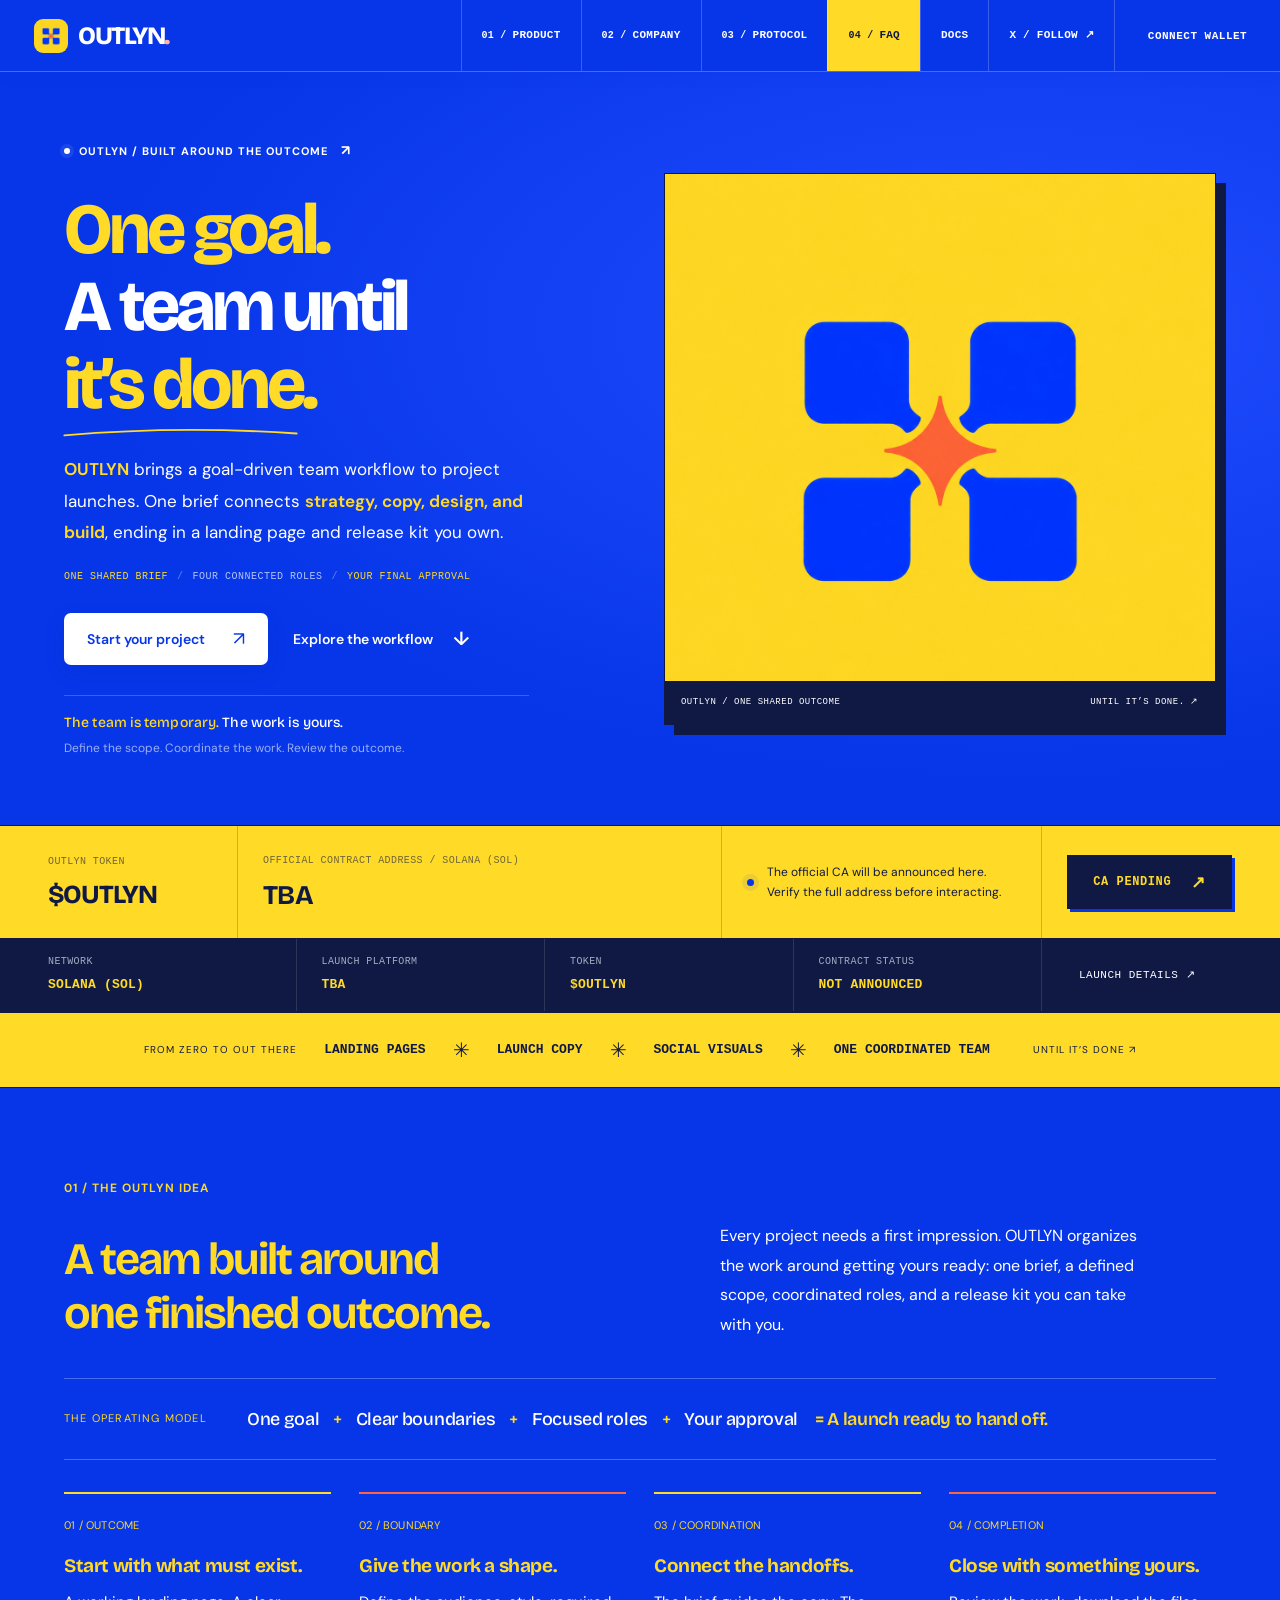
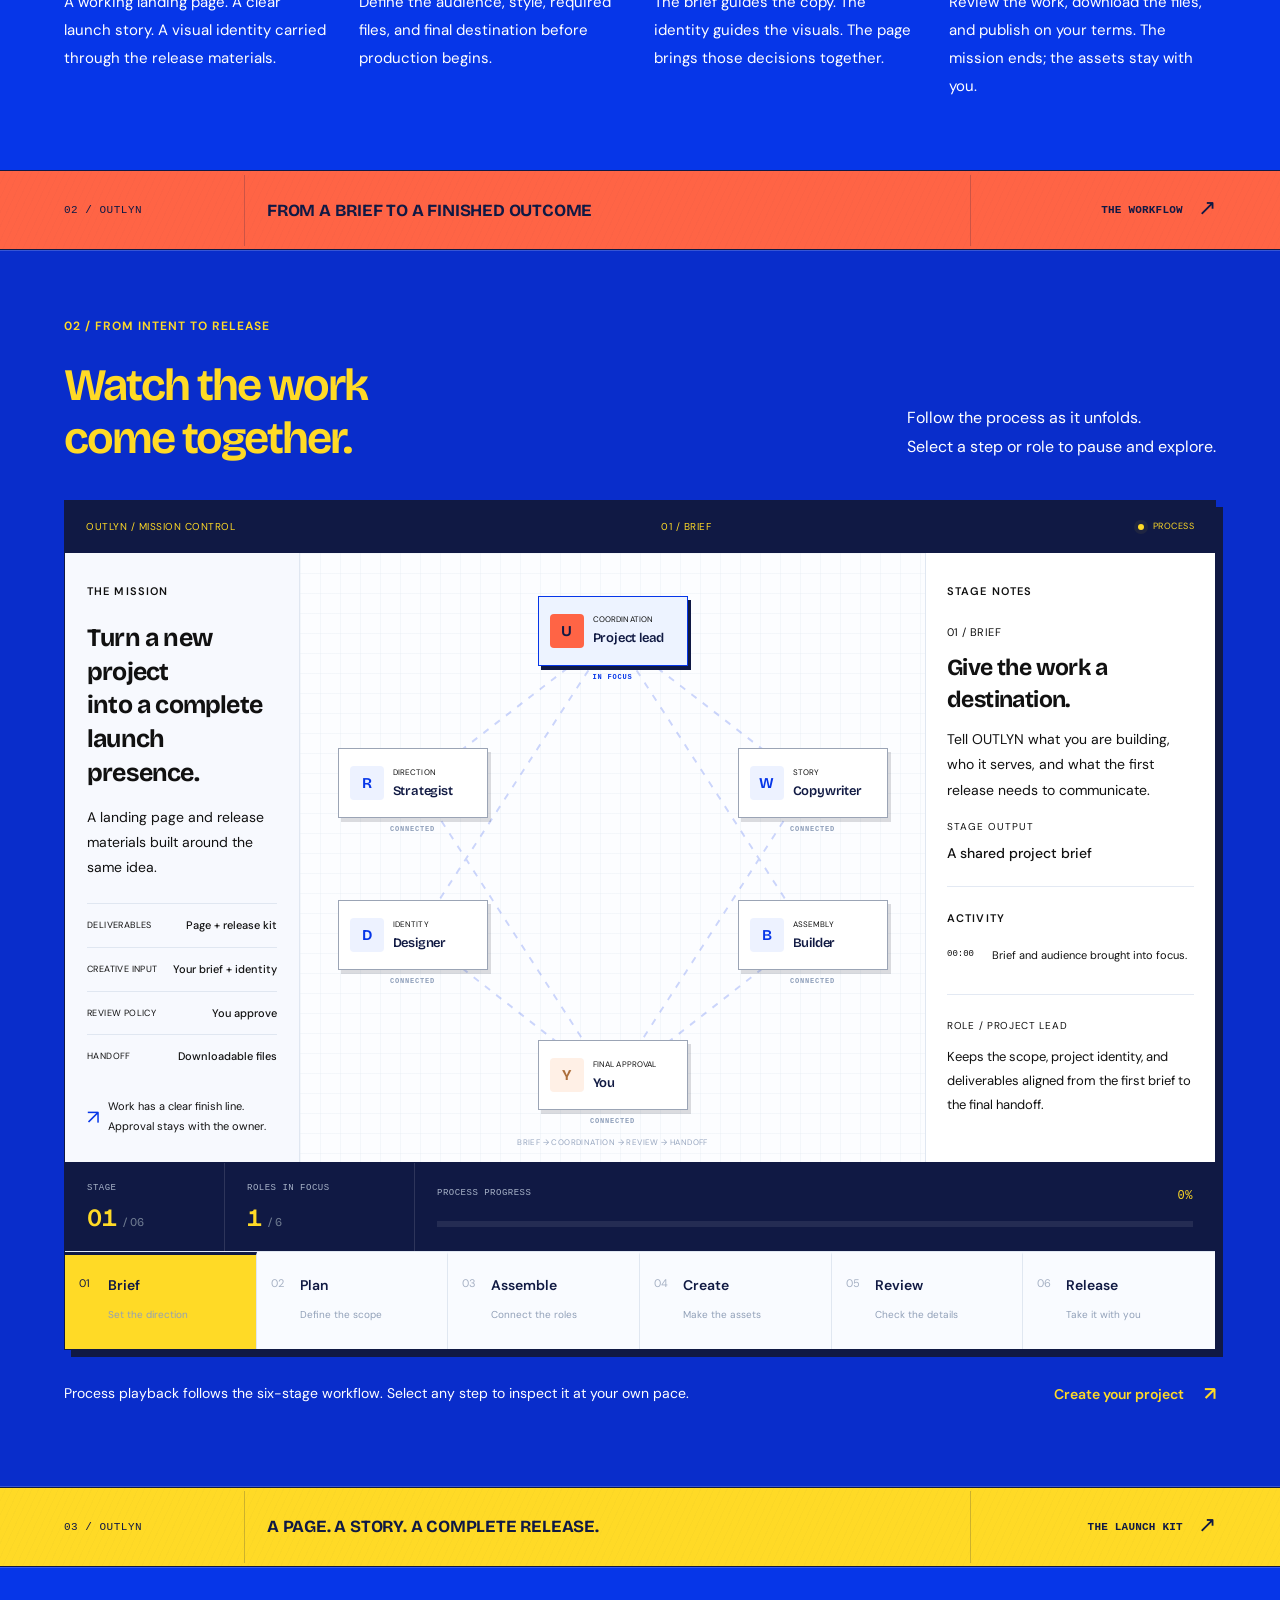
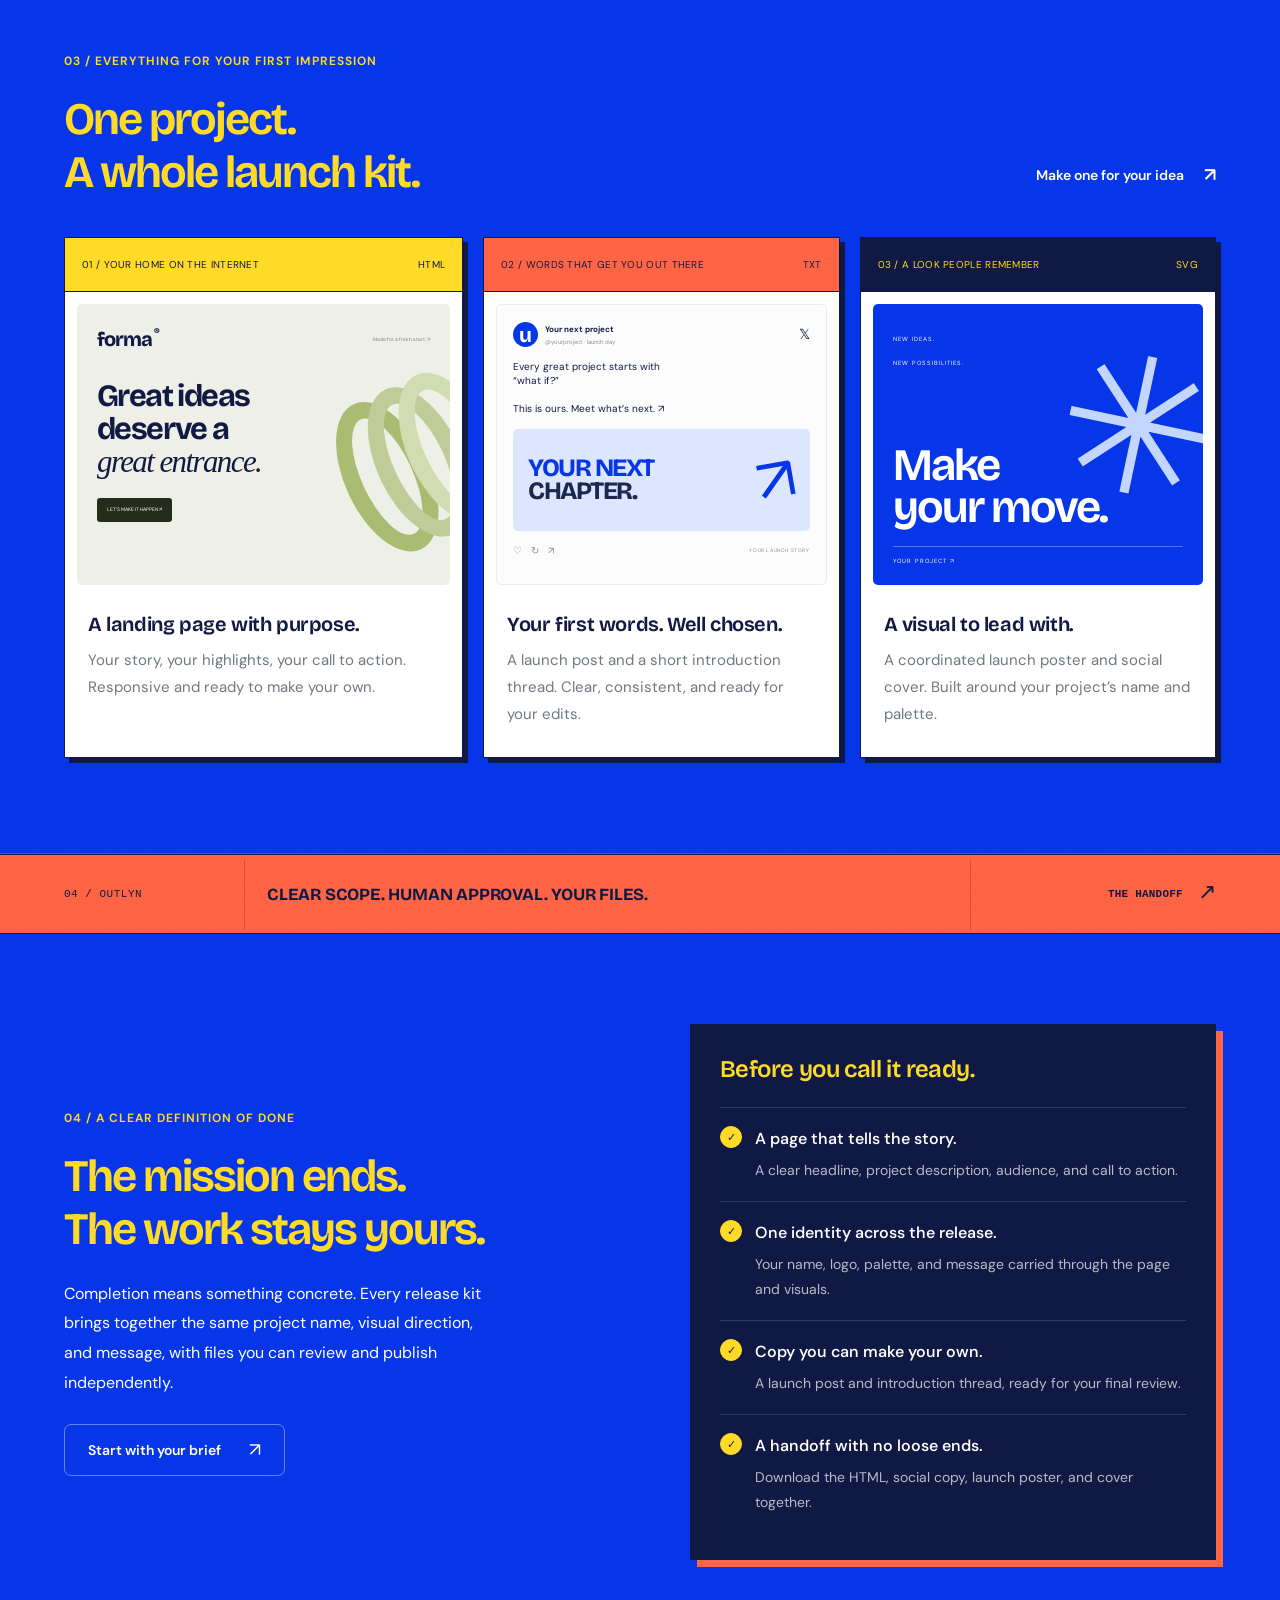
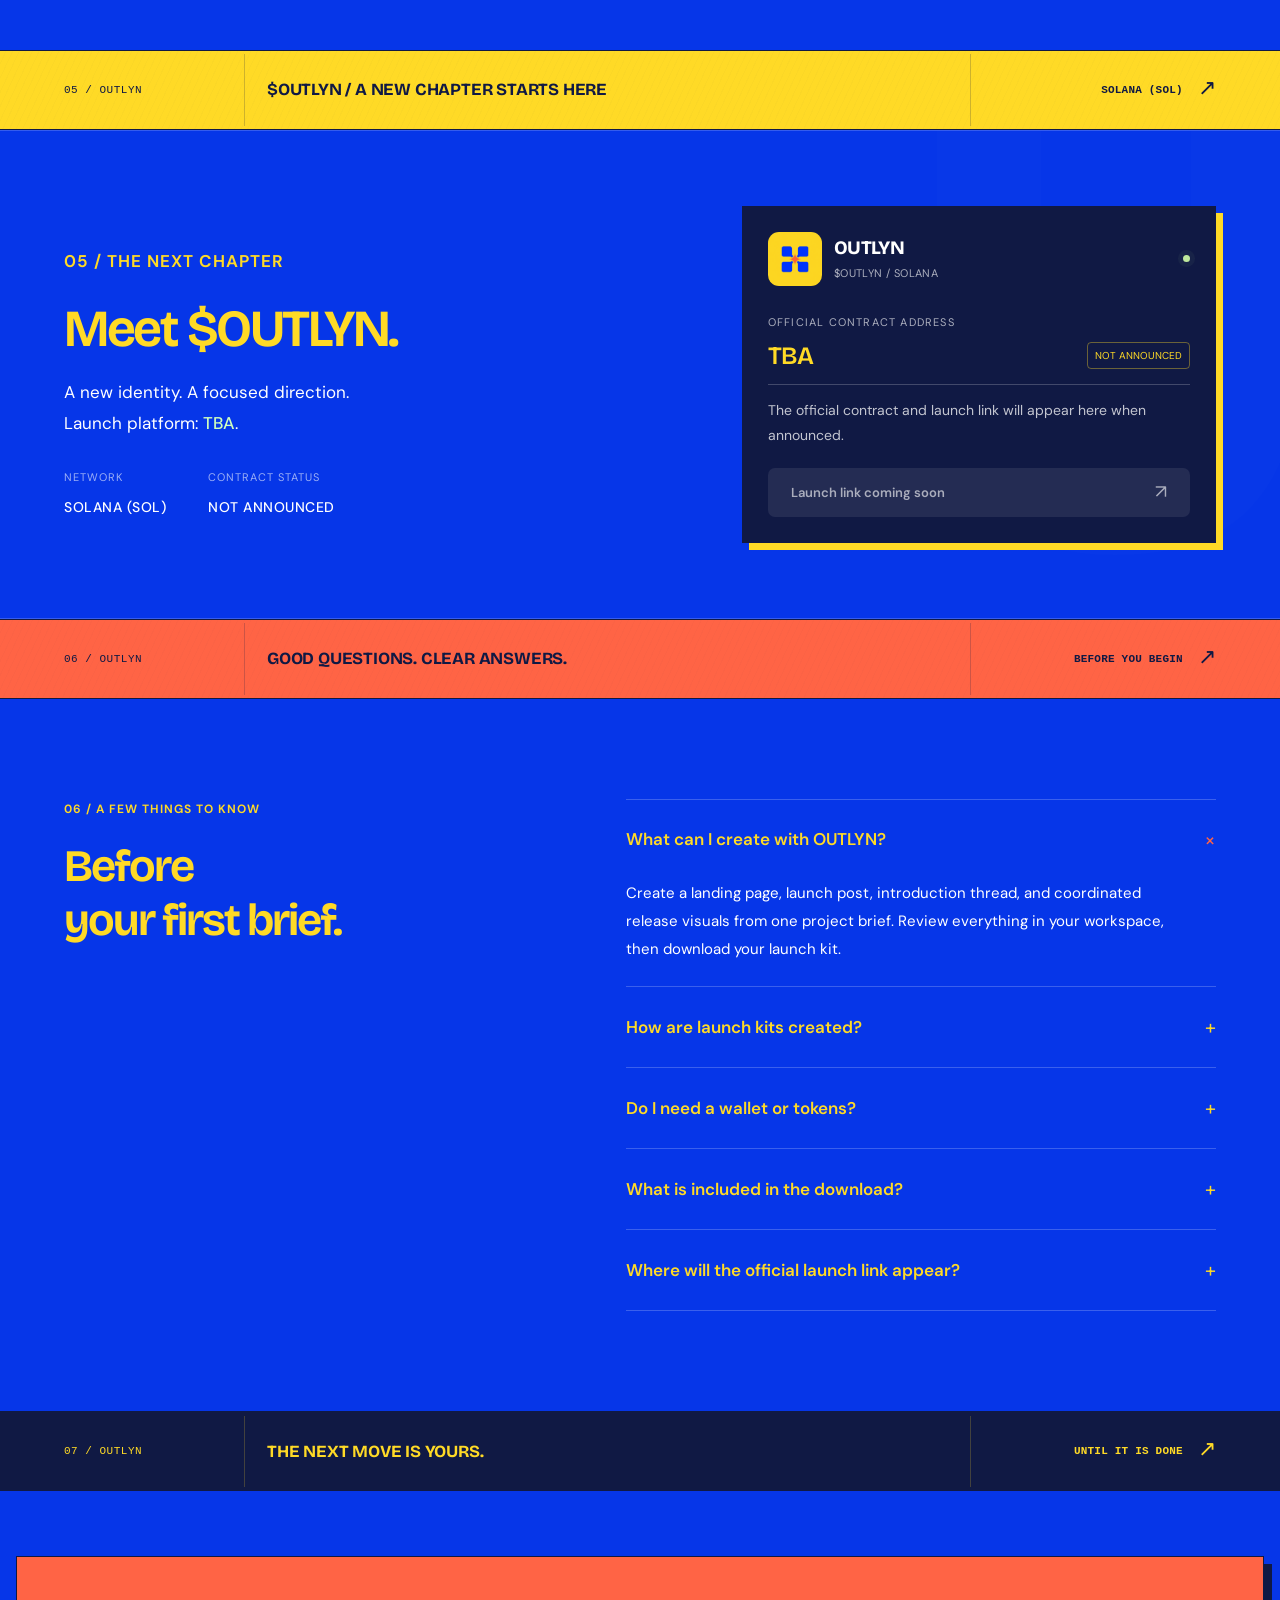
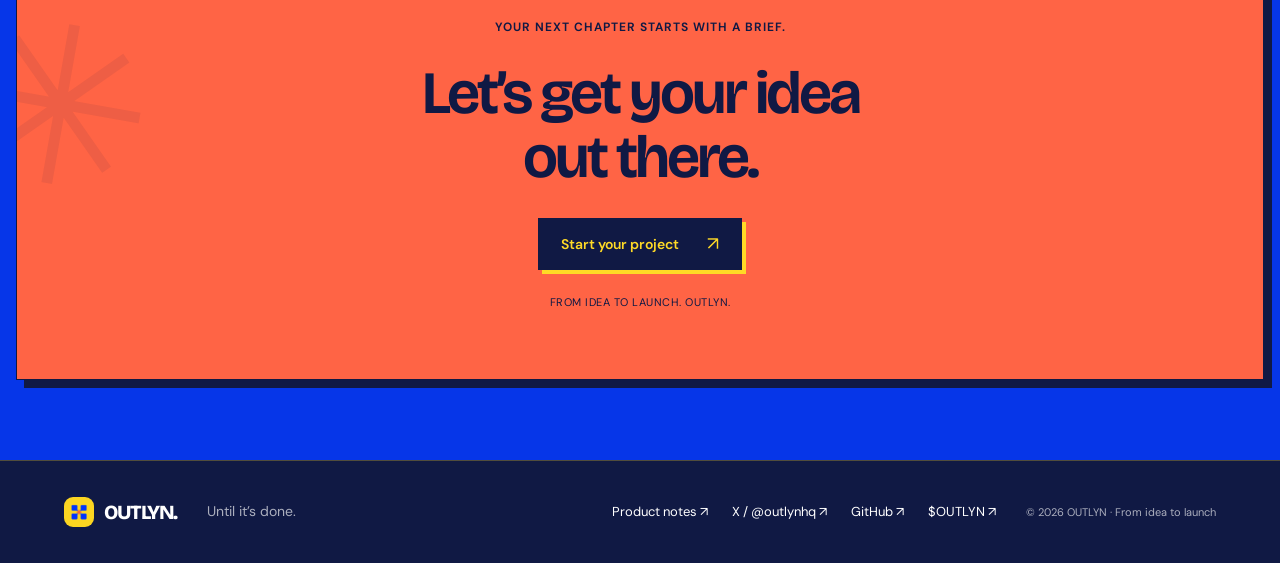
<file: index.html>
<!doctype html>
<html lang="en">
<head>
  <meta charset="utf-8">
  <meta name="viewport" content="width=device-width, initial-scale=1">
  <meta name="theme-color" content="#0636e8">
  <meta name="description" content="OUTLYN turns your next project into a launch-ready landing page and release kit. Create your landing page and launch materials in one workspace.">
  <meta property="og:title" content="OUTLYN &#8212; From idea to launch.">
  <meta property="og:description" content="One brief. A focused AI team. Your next launch, brought together.">
  <meta property="og:image" content="https://outlyn.fun/outlyn-logo.png">
  <meta property="og:type" content="website">
  <title>OUTLYN &#8212; From idea to launch.</title>
  <link rel="icon" type="image/png" href="outlyn-logo.png">
  <link rel="stylesheet" href="styles.css?v=outlyn-readable">
  <link rel="stylesheet" href="polish.css?v=outlyn">
  <link rel="stylesheet" href="workflow-motion.css?v=outlyn">
  <link rel="stylesheet" href="section-text.css?v=outlyn-readable">
  <link rel="stylesheet" href="wallets.css?v=outlyn-sol">
  <script src="app.js?v=outlyn-ca-tba" charset="utf-8" defer></script>
  <script src="wallets.js?v=outlyn-sol" charset="utf-8" defer></script>
</head>
<body>
  <a class="skip-link" href="#main">Skip to content</a>
  <header class="site-header segmented-header">
    <a class="wordmark" href="#" aria-label="OUTLYN home"><img src="outlyn-logo.png" alt="" width="34" height="34"><span>OUTLYN<span class="wordmark-dot">.</span></span></a>
    <nav id="main-nav" class="segmented-nav" aria-label="Main navigation"><a href="#deliverables" data-nav-section="deliverables" aria-current="location"><span>01 /</span> PRODUCT</a><a href="#concept" data-nav-section="concept"><span>02 /</span> COMPANY</a><a href="#how-it-works" data-nav-section="how-it-works"><span>03 /</span> PROTOCOL</a><a href="#faq" data-nav-section="faq"><span>04 /</span> FAQ</a><a href="docs.html">DOCS</a><a href="https://x.com/outlynhq" target="_blank" rel="noopener noreferrer" aria-label="Follow OUTLYN on X">X / FOLLOW &#8599;</a></nav>
    <button class="header-wallet" id="connect-wallet" type="button" title="Connect an optional Solana wallet">CONNECT WALLET</button>
    <button class="mobile-menu" aria-label="Open navigation" aria-expanded="false" aria-controls="main-nav">&#9776;</button>
  </header>
  <main id="main">
    <section class="hero section-wrap project-intro">
      <div class="hero-copy">
        <a class="announcement" href="#concept"><span class="status-dot"></span> OUTLYN / BUILT AROUND THE OUTCOME <span aria-hidden="true">&#8599;</span></a>
        <h1><span class="intro-line intro-orange">One goal.</span><span class="intro-line">A team until</span><span class="intro-line intro-orange"><span class="hero-em">it&#8217;s done<svg viewBox="0 0 500 24" aria-hidden="true"><path d="M5 17 Q245 -4 493 13"/></svg></span>.</span></h1>
        <p class="hero-description"><strong class="intro-orange">OUTLYN</strong> brings a goal-driven team workflow to project launches. One brief connects <strong class="intro-orange">strategy, copy, design, and build</strong>, ending in a landing page and release kit you own.</p>
        <div class="intro-principles"><span>ONE SHARED BRIEF</span><i>/</i><span>FOUR CONNECTED ROLES</span><i>/</i><span>YOUR FINAL APPROVAL</span></div>
        <div class="hero-actions"><button class="button button-blue" data-open-studio>Start your project <span aria-hidden="true">&#8599;</span></button><a class="text-link" href="#how-it-works">Explore the workflow <span aria-hidden="true">&#8595;</span></a></div>
        <div class="intro-endnote"><strong><span class="intro-orange">The team is temporary.</span> The work is yours.</strong><span>Define the scope. Coordinate the work. Review the outcome.</span></div>
      </div>
      <figure class="project-hero-art"><img src="outlyn-logo.png" width="1254" height="1254" alt="OUTLYN logo with four cobalt-blue shapes around a coral star on yellow" fetchpriority="high"><figcaption><span>OUTLYN / ONE SHARED OUTCOME</span><span>UNTIL IT&#8217;S DONE. &#8599;</span></figcaption></figure>
    </section>
    <section class="contract-strip" aria-label="Official OUTLYN contract address"><div class="contract-strip-inner"><div class="contract-brand"><small>OUTLYN TOKEN</small><strong>$OUTLYN</strong></div><div class="contract-address"><small>OFFICIAL CONTRACT ADDRESS / SOLANA (SOL)</small><strong id="official-ca">TBA</strong></div><div class="contract-notice"><i aria-hidden="true"></i><p id="contract-status">The official CA will be announced here.<br>Verify the full address before interacting.</p></div><div class="contract-action"><button id="copy-contract" disabled type="button">CA PENDING <span aria-hidden="true">&#8599;</span></button></div></div></section>
    <div class="contract-network"><div><span>NETWORK <b>SOLANA (SOL)</b></span><span>LAUNCH PLATFORM <b>TBA</b></span><span>TOKEN <b>$OUTLYN</b></span><span>CONTRACT STATUS <b id="contract-network-status">NOT ANNOUNCED</b></span><a href="#launch">LAUNCH DETAILS &#8599;</a></div></div>
    <div class="capability-strip" aria-label="Launch kit capabilities"><span>FROM ZERO TO OUT THERE</span><b>Landing pages</b><i>&#10035;</i><b>Launch copy</b><i>&#10035;</i><b>Social visuals</b><i>&#10035;</i><b>One coordinated team</b><span>UNTIL IT&#8217;S DONE &#8599;</span></div>
    <section class="section-wrap concept-section" id="concept">
      <p class="eyebrow">01 / THE OUTLYN IDEA</p>
      <div class="concept-heading"><h2>A team built around<br>one finished outcome.</h2><p>Every project needs a first impression. OUTLYN organizes the work around getting yours ready: one brief, a defined scope, coordinated roles, and a release kit you can take with you.</p></div>
      <div class="concept-statement"><span>THE OPERATING MODEL</span><p>One goal <i>+</i> Clear boundaries <i>+</i> Focused roles <i>+</i> Your approval <b>= A launch ready to hand off.</b></p></div>
      <div class="concept-principles"><article><span>01 / OUTCOME</span><h3>Start with what must exist.</h3><p>A working landing page. A clear launch story. A visual identity carried through the release materials.</p></article><article><span>02 / BOUNDARY</span><h3>Give the work a shape.</h3><p>Define the audience, style, required files, and final destination before production begins.</p></article><article><span>03 / COORDINATION</span><h3>Connect the handoffs.</h3><p>The brief guides the copy. The identity guides the visuals. The page brings those decisions together.</p></article><article><span>04 / COMPLETION</span><h3>Close with something yours.</h3><p>Review the work, download the files, and publish on your terms. The mission ends; the assets stay with you.</p></article></div>
    </section>
    <div class="chapter-divider divider-orange"><div class="chapter-divider-inner"><span class="chapter-id">02 / OUTLYN</span><strong>FROM A BRIEF TO A FINISHED OUTCOME</strong><span class="chapter-detail">THE WORKFLOW <b aria-hidden="true">&#8599;</b></span></div></div>
    <section class="workflow-section" id="how-it-works"><div class="section-wrap">
      <p class="eyebrow">02 / FROM INTENT TO RELEASE</p><div class="section-heading-row"><h2>Watch the work<br>come together.</h2><p>Follow the process as it unfolds.<br>Select a step or role to pause and explore.</p></div>
      <div class="mission-console"><div class="mission-topbar"><span>OUTLYN / MISSION CONTROL</span><span class="mission-stage-label" id="mission-stage-label">01 / DEFINE THE BRIEF</span><span class="playback-badge"><i aria-hidden="true"></i> PROCESS</span></div>
        <div class="mission-body"><aside class="mission-brief"><span class="console-eyebrow">THE MISSION</span><h3>Turn a new project<br>into a complete<br>launch presence.</h3><p>A landing page and release materials built around the same idea.</p><dl><div><dt>DELIVERABLES</dt><dd>Page + release kit</dd></div><div><dt>CREATIVE INPUT</dt><dd>Your brief + identity</dd></div><div><dt>REVIEW POLICY</dt><dd>You approve</dd></div><div><dt>HANDOFF</dt><dd>Downloadable files</dd></div></dl><div class="mission-principle"><span>&#8599;</span><p>Work has a clear finish line.<br>Approval stays with the owner.</p></div></aside>
        <div class="mission-map" aria-label="Project coordinator connects strategy, copy, design, and build to owner review"><div class="map-grid"></div><svg class="mission-connections" viewBox="0 0 500 440" preserveAspectRatio="none" aria-hidden="true"><path d="M250 58L94 167M250 58L406 167M250 58L94 275M250 58L406 275M94 167L250 385M406 167L250 385M94 275L250 385M406 275L250 385"/></svg>
          <button class="mission-node node-coordinator" data-role="coordinator" aria-pressed="true"><i>U</i><span><small>COORDINATION</small><b>Project lead</b></span></button>
          <button class="mission-node node-strategy" data-role="strategy" aria-pressed="false"><i>R</i><span><small>DIRECTION</small><b>Strategist</b></span></button>
          <button class="mission-node node-copy" data-role="copy" aria-pressed="false"><i>W</i><span><small>STORY</small><b>Copywriter</b></span></button>
          <button class="mission-node node-design" data-role="design" aria-pressed="false"><i>D</i><span><small>IDENTITY</small><b>Designer</b></span></button>
          <button class="mission-node node-build" data-role="build" aria-pressed="false"><i>B</i><span><small>ASSEMBLY</small><b>Builder</b></span></button>
          <button class="mission-node node-owner" data-role="owner" aria-pressed="false"><i>Y</i><span><small>FINAL APPROVAL</small><b>You</b></span></button><span class="mission-map-caption">BRIEF &#8594; COORDINATION &#8594; REVIEW &#8594; HANDOFF</span>
        </div>
        <aside class="mission-detail"><span class="console-eyebrow">STAGE NOTES</span><div id="stage-content" aria-live="polite"><span class="stage-number">01 / BRIEF</span><h3>Give the work a destination.</h3><p>Tell OUTLYN what you are building, who it serves, and what the first release needs to communicate.</p><span class="detail-output-label">STAGE OUTPUT</span><strong class="detail-output">A shared project brief</strong></div><div class="mission-activity"><span class="console-eyebrow">ACTIVITY</span><ol id="workflow-activity" aria-label="Workflow activity"></ol></div><div class="role-detail" id="role-detail" aria-live="polite"><span>ROLE / PROJECT LEAD</span><p>Keeps the scope, project identity, and deliverables aligned from the first brief to the final handoff.</p></div></aside></div>
        <div class="workflow-telemetry"><div><span>STAGE</span><strong id="workflow-stage-count">01 <small>/ 06</small></strong></div><div><span>ROLES IN FOCUS</span><strong id="workflow-role-count">1 <small>/ 6</small></strong></div><div class="workflow-progress-cell"><span>PROCESS PROGRESS <b id="workflow-percent">0%</b></span><div class="workflow-progress" role="progressbar" aria-label="Workflow playback progress" aria-valuemin="0" aria-valuemax="100" aria-valuenow="0"><i id="workflow-progress-fill"></i></div></div></div><div class="mission-steps" role="group" aria-label="Explore the six launch stages"><button data-stage="0" aria-pressed="true"><span>01</span><b>Brief</b><small>Set the direction</small></button><button data-stage="1" aria-pressed="false"><span>02</span><b>Plan</b><small>Define the scope</small></button><button data-stage="2" aria-pressed="false"><span>03</span><b>Assemble</b><small>Connect the roles</small></button><button data-stage="3" aria-pressed="false"><span>04</span><b>Create</b><small>Make the assets</small></button><button data-stage="4" aria-pressed="false"><span>05</span><b>Review</b><small>Check the details</small></button><button data-stage="5" aria-pressed="false"><span>06</span><b>Release</b><small>Take it with you</small></button></div>
      </div><div class="workflow-bottom"><p>Process playback follows the six-stage workflow. Select any step to inspect it at your own pace.</p><button class="text-link" data-open-studio>Create your project <span>&#8599;</span></button></div>
    </div></section>
    <div class="chapter-divider divider-lime"><div class="chapter-divider-inner"><span class="chapter-id">03 / OUTLYN</span><strong>A PAGE. A STORY. A COMPLETE RELEASE.</strong><span class="chapter-detail">THE LAUNCH KIT <b aria-hidden="true">&#8599;</b></span></div></div>
    <section class="kit-section" id="deliverables"><div class="section-wrap"><div class="section-intro"><p class="eyebrow">03 / EVERYTHING FOR YOUR FIRST IMPRESSION</p><div class="section-heading-row"><h2>One project.<br>A whole launch kit.</h2><button class="text-link" data-open-studio>Make one for your idea <span>&#8599;</span></button></div></div>
      <div class="kit-grid"><article class="kit-card page-card"><div class="card-caption"><span>01 / YOUR HOME ON THE INTERNET</span><span>HTML</span></div><div class="page-visual"><div class="page-visual-nav"><b>forma<span>&#174;</span></b><span>Made for a fresh start. &#8599;</span></div><h3>Great ideas<br>deserve a<br><em>great entrance.</em></h3><div class="visual-ribbon"><i></i><i></i><i></i></div><span class="visual-pill">LET&#8217;S MAKE IT HAPPEN &#8599;</span></div><div class="kit-card-footer"><h3>A landing page with purpose.</h3><p>Your story, your highlights, your call to action. Responsive and ready to make your own.</p></div></article>
      <article class="kit-card social-card"><div class="card-caption"><span>02 / WORDS THAT GET YOU OUT THERE</span><span>TXT</span></div><div class="social-visual"><div class="social-profile"><span class="profile-logo">u</span><div><b>Your next project</b><small>@yourproject &#183; launch day</small></div><span>&#120143;</span></div><p>Every great project starts with<br>&#8220;what if?&#8221;<br><br>This is ours. Meet what&#8217;s next. &#8599;</p><div class="social-thumb"><span>YOUR NEXT<br><i>CHAPTER.</i></span><b>&#8599;</b></div><div class="social-meta">&#9825; &nbsp; &#8635; &nbsp; &#8599; <span>YOUR LAUNCH STORY</span></div></div><div class="kit-card-footer"><h3>Your first words. Well chosen.</h3><p>A launch post and a short introduction thread. Clear, consistent, and ready for your edits.</p></div></article>
      <article class="kit-card visual-card"><div class="card-caption"><span>03 / A LOOK PEOPLE REMEMBER</span><span>SVG</span></div><div class="poster-visual"><span>NEW IDEAS.<br>NEW POSSIBILITIES.</span><div class="poster-star">&#10035;</div><div><b>Make<br>your move.</b><span>YOUR PROJECT &#8599;</span></div></div><div class="kit-card-footer"><h3>A visual to lead with.</h3><p>A coordinated launch poster and social cover. Built around your project&#8217;s name and palette.</p></div></article></div>
    </div></section>
    <div class="chapter-divider divider-orange"><div class="chapter-divider-inner"><span class="chapter-id">04 / OUTLYN</span><strong>CLEAR SCOPE. HUMAN APPROVAL. YOUR FILES.</strong><span class="chapter-detail">THE HANDOFF <b aria-hidden="true">&#8599;</b></span></div></div>
    <section class="section-wrap handoff-section"><div><p class="eyebrow">04 / A CLEAR DEFINITION OF DONE</p><h2>The mission ends.<br>The work stays yours.</h2><p>Completion means something concrete. Every release kit brings together the same project name, visual direction, and message, with files you can review and publish independently.</p><button class="button button-outline" data-open-studio>Start with your brief <span>&#8599;</span></button></div><div class="handoff-checks"><h3>Before you call it ready.</h3><article><span>&#10003;</span><div><b>A page that tells the story.</b><p>A clear headline, project description, audience, and call to action.</p></div></article><article><span>&#10003;</span><div><b>One identity across the release.</b><p>Your name, logo, palette, and message carried through the page and visuals.</p></div></article><article><span>&#10003;</span><div><b>Copy you can make your own.</b><p>A launch post and introduction thread, ready for your final review.</p></div></article><article><span>&#10003;</span><div><b>A handoff with no loose ends.</b><p>Download the HTML, social copy, launch poster, and cover together.</p></div></article></div></section>
    <div class="chapter-divider divider-lime"><div class="chapter-divider-inner"><span class="chapter-id">05 / OUTLYN</span><strong>$OUTLYN / A NEW CHAPTER STARTS HERE</strong><span class="chapter-detail">SOLANA (SOL) <b aria-hidden="true">&#8599;</b></span></div></div>
    <section class="launch-section" id="launch"><div class="section-wrap launch-inner"><div><p class="eyebrow">05 / THE NEXT CHAPTER</p><h2>Meet <span>$OUTLYN.</span></h2><p>A new identity. A focused direction.<br>Launch platform: <strong>TBA</strong>.</p><div class="launch-meta"><span>NETWORK <b>SOLANA (SOL)</b></span><span>CONTRACT STATUS <b>NOT ANNOUNCED</b></span></div></div><div class="token-panel"><div class="token-panel-top"><img src="outlyn-logo.png" alt="OUTLYN logo" width="54" height="54"><div><b>OUTLYN</b><span>$OUTLYN / SOLANA</span></div><span class="pending-dot"></span></div><div class="ca-label">OFFICIAL CONTRACT ADDRESS</div><div class="ca-row"><strong>TBA</strong><span>NOT ANNOUNCED</span></div><p>The official contract and launch link will appear here when announced.</p><button class="button token-pending" disabled>Launch link coming soon <span>&#8599;</span></button></div></div></section>
    <div class="chapter-divider divider-orange"><div class="chapter-divider-inner"><span class="chapter-id">06 / OUTLYN</span><strong>GOOD QUESTIONS. CLEAR ANSWERS.</strong><span class="chapter-detail">BEFORE YOU BEGIN <b aria-hidden="true">&#8599;</b></span></div></div>
    <section class="section-wrap faq-section" id="faq"><div><p class="eyebrow">06 / A FEW THINGS TO KNOW</p><h2>Before<br>your first brief.</h2></div><div class="faq-list"><details open><summary>What can I create with OUTLYN?<span>+</span></summary><p>Create a landing page, launch post, introduction thread, and coordinated release visuals from one project brief. Review everything in your workspace, then download your launch kit.</p></details><details><summary>How are launch kits created?<span>+</span></summary><p>Your brief is combined with ready-to-customize layouts and copy structures in your browser. Choose a direction, add your identity, and review the results before publishing.</p></details><details><summary>Do I need a wallet or tokens?<span>+</span></summary><p>No wallet, payment, or token ownership is required to use the launch studio. Your files stay on your device.</p></details><details><summary>What is included in the download?<span>+</span></summary><p>A standalone HTML landing page, your edited launch post and thread, launch posters and social covers in PNG and editable SVG formats. Review the copy and supply your final links before publishing.</p></details><details><summary>Where will the official launch link appear?<span>+</span></summary><p>The contract address is TBA. The official launch link will appear in the launch section when announced.</p></details></div></section>
    <div class="chapter-divider divider-ink"><div class="chapter-divider-inner"><span class="chapter-id">07 / OUTLYN</span><strong>THE NEXT MOVE IS YOURS.</strong><span class="chapter-detail">UNTIL IT IS DONE <b aria-hidden="true">&#8599;</b></span></div></div>
    <section class="closing-section section-wrap"><span class="closing-star" aria-hidden="true">&#10035;</span><p class="eyebrow">YOUR NEXT CHAPTER STARTS WITH A BRIEF.</p><h2>Let&#8217;s get your idea<br><em>out there.</em></h2><button class="button button-blue" data-open-studio>Start your project <span>&#8599;</span></button><span class="closing-note">FROM IDEA TO LAUNCH. OUTLYN.</span></section>
  </main>
  <footer class="site-footer"><a class="wordmark" href="#"><img src="outlyn-logo.png" alt="" width="30" height="30"><span>OUTLYN.</span></a><span>Until it&#8217;s done.</span><div><a href="docs.html">Product notes &#8599;</a><a href="https://x.com/outlynhq" target="_blank" rel="noopener noreferrer">X / @outlynhq &#8599;</a><a href="https://github.com/GHOSTXrun/UNTILO" target="_blank" rel="noopener noreferrer">GitHub &#8599;</a><a href="#launch">$OUTLYN &#8599;</a></div><small>&#169; <span id="year">2026</span> OUTLYN &#183; From idea to launch</small></footer>
  <dialog id="studio" aria-labelledby="studio-title"><div class="studio-header"><div><span class="eyebrow">OUTLYN / LAUNCH STUDIO</span><h2 id="studio-title">Give your idea a starting point.</h2></div><button class="icon-button" id="close-studio" aria-label="Close launch studio">&#215;</button></div><div class="studio-workspace-note"><span class="status-dot"></span> PRIVATE WORKSPACE <span>Your project. Your files. Always in your hands.</span></div><div class="studio-layout"><form id="project-form"><label for="project-name">Project name <span>01</span></label><input id="project-name" name="projectName" maxlength="36" placeholder="e.g. OUTLYN" required><label for="project-description">What are you building? <span>02</span></label><textarea id="project-description" name="description" maxlength="500" rows="3" placeholder="Describe your idea, who it&#8217;s for, and what makes it different." required></textarea><div class="form-two"><div><label for="project-audience">Who is it for?</label><input id="project-audience" maxlength="90" placeholder="e.g. independent creators" required></div><div><label for="project-style">Visual direction</label><select id="project-style"><option value="electric">Cobalt &amp; yellow</option><option value="midnight">Midnight purple</option><option value="forest">Fresh green</option></select></div></div><label for="project-url">Project link <small>Optional &#183; HTTPS</small></label><input id="project-url" type="url" placeholder="https://your-project.com" maxlength="300"><label for="project-logo">Project logo <small>Optional &#183; PNG / JPG / WebP, up to 3 MB</small></label><input id="project-logo" type="file" accept="image/png,image/jpeg,image/webp"><p class="file-status" id="file-status">Your logo stays in this browser tab.</p><p class="draft-status" id="draft-status" role="status">Your brief saves automatically on this device.</p><button class="button button-blue form-submit" type="submit">Create my launch kit <span>&#8599;</span></button><button class="sample-button" id="use-example" type="button">Use the OUTLYN project brief</button></form><div class="studio-output"><div class="output-heading"><span>YOUR LAUNCH KIT</span><span id="output-status">AWAITING BRIEF</span></div><ol class="progress-list" aria-label="Launch workflow"><li><span>R</span><div><b>Strategy</b><small>Project direction</small></div><i>&#9675;</i></li><li><span>W</span><div><b>Copy</b><small>Page + launch story</small></div><i>&#9675;</i></li><li><span>D</span><div><b>Design</b><small>Palette + release visuals</small></div><i>&#9675;</i></li><li><span>B</span><div><b>Build</b><small>Page + downloadable files</small></div><i>&#9675;</i></li></ol><div id="output-empty"><span>&#8599;</span><h3>Big things start small.</h3><p>Fill in your brief.<br>Your launch kit takes shape here.</p></div><div id="output-results" hidden><div class="output-tabs" role="tablist" aria-label="Launch assets"><button id="tab-page" role="tab" aria-selected="true" aria-controls="panel-page" tabindex="0" data-tab="page">Landing page</button><button id="tab-copy" role="tab" aria-selected="false" aria-controls="panel-copy" tabindex="-1" data-tab="copy">Social copy</button><button id="tab-visual" role="tab" aria-selected="false" aria-controls="panel-visual" tabindex="-1" data-tab="visual">Visuals</button></div><div id="panel-page" role="tabpanel" aria-labelledby="tab-page"><div class="page-review-toolbar"><span>YOUR LANDING PAGE</span><a id="open-full-page" class="text-link" target="_blank" rel="noopener noreferrer">Open full page &#8599;</a></div><iframe id="page-preview" title="Your project landing page" sandbox=""></iframe><p class="asset-note">Update the brief and create your kit again to revise the page.</p></div><div id="panel-copy" role="tabpanel" aria-labelledby="tab-copy" hidden><label class="copy-editor-label" for="edit-post">Launch post <span id="post-length">0 characters</span></label><textarea id="edit-post" class="copy-editor" maxlength="4000" rows="6" spellcheck="true" aria-describedby="copy-edit-note"></textarea><label class="copy-editor-label" for="edit-thread">Introduction thread</label><textarea id="edit-thread" class="copy-editor" maxlength="8000" rows="8" spellcheck="true"></textarea><p id="copy-edit-note" class="asset-note">Edits are included in your download. Creating a new kit replaces these edits. Review post lengths before publishing.</p><pre id="copy-preview" hidden></pre><button class="button button-outline" id="copy-post" type="button">Copy launch post &#8599;</button></div><div id="panel-visual" role="tabpanel" aria-labelledby="tab-visual" hidden><img id="poster-preview" alt="Generated launch poster"><div class="asset-downloads"><button class="button button-outline" id="download-poster" type="button">Poster PNG &#8595;</button><button class="button button-outline" id="download-cover" type="button">Cover PNG &#8595;</button></div><p class="asset-note">Poster 1080 &#215; 1080 / Cover 1200 &#215; 630. PNG + editable SVG included in the ZIP.</p></div><button class="button button-dark download-button" id="download-kit" type="button">Download launch kit <span>&#8595; ZIP</span></button><p class="asset-note">Your files are ready. Review, refine, release.</p></div><p id="studio-announcement" role="status" aria-live="polite"></p></div></div></dialog>
  <dialog id="wallet-dialog" aria-labelledby="wallet-title"><div class="wallet-heading"><div><span>OUTLYN / SOLANA (SOL)</span><h2 id="wallet-title">Choose your wallet.</h2></div><button id="close-wallet" class="icon-button" type="button" aria-label="Close wallet selection">&#215;</button></div><p class="wallet-intro">Connect your public address to OUTLYN.</p><div id="wallet-account" hidden><span class="wallet-account-label">CONNECTED WITH <b id="wallet-account-name"></b></span><p id="wallet-full-address"></p><div class="wallet-account-actions"><button id="wallet-copy-address" type="button">Copy address</button><a id="wallet-explorer" href="https://explorer.solana.com/" target="_blank" rel="noopener noreferrer">View on Solana Explorer &#8599;</a></div><button id="wallet-disconnect" class="button button-dark" type="button">Disconnect wallet</button></div><div id="wallet-choices"><button class="wallet-choice" type="button" data-wallet="phantom"><span class="wallet-symbol phantom-symbol"><svg viewBox="0 0 32 32" aria-hidden="true"><path d="M5 23c0-10 5-18 13-18 7 0 10 4 10 9 0 7-5 13-9 13-2 0-2-2-1-4-2 3-4 5-6 5-2 0-2-2-1-4-2 3-6 4-6-1Z" fill="currentColor"/><ellipse cx="16" cy="13" rx="1.4" ry="2" fill="#8b6ce8"/><ellipse cx="22" cy="13" rx="1.4" ry="2" fill="#8b6ce8"/></svg></span><span class="wallet-choice-text"><strong>Phantom</strong><small data-wallet-status="phantom">Checking wallet...</small></span><span class="wallet-choice-arrow" aria-hidden="true">&#8599;</span></button></div><div class="wallet-help" id="wallet-help" hidden><strong id="wallet-help-title"></strong><p id="wallet-help-text"></p><div><a id="wallet-install" target="_blank" rel="noopener noreferrer">Get wallet &#8599;</a><a id="wallet-open-mobile">Open in wallet &#8599;</a></div></div><p class="wallet-status" id="wallet-status" role="status" aria-live="polite">Select a wallet to continue.</p><div class="wallet-footnote"><span>SOLANA (SOL) CONNECTION</span><p>Connecting shares your public address. No transaction, token approval, or message signature is requested.</p></div></dialog>
  <div class="toast" id="toast" role="status" aria-live="polite"></div>
</body>
</html>
</file>
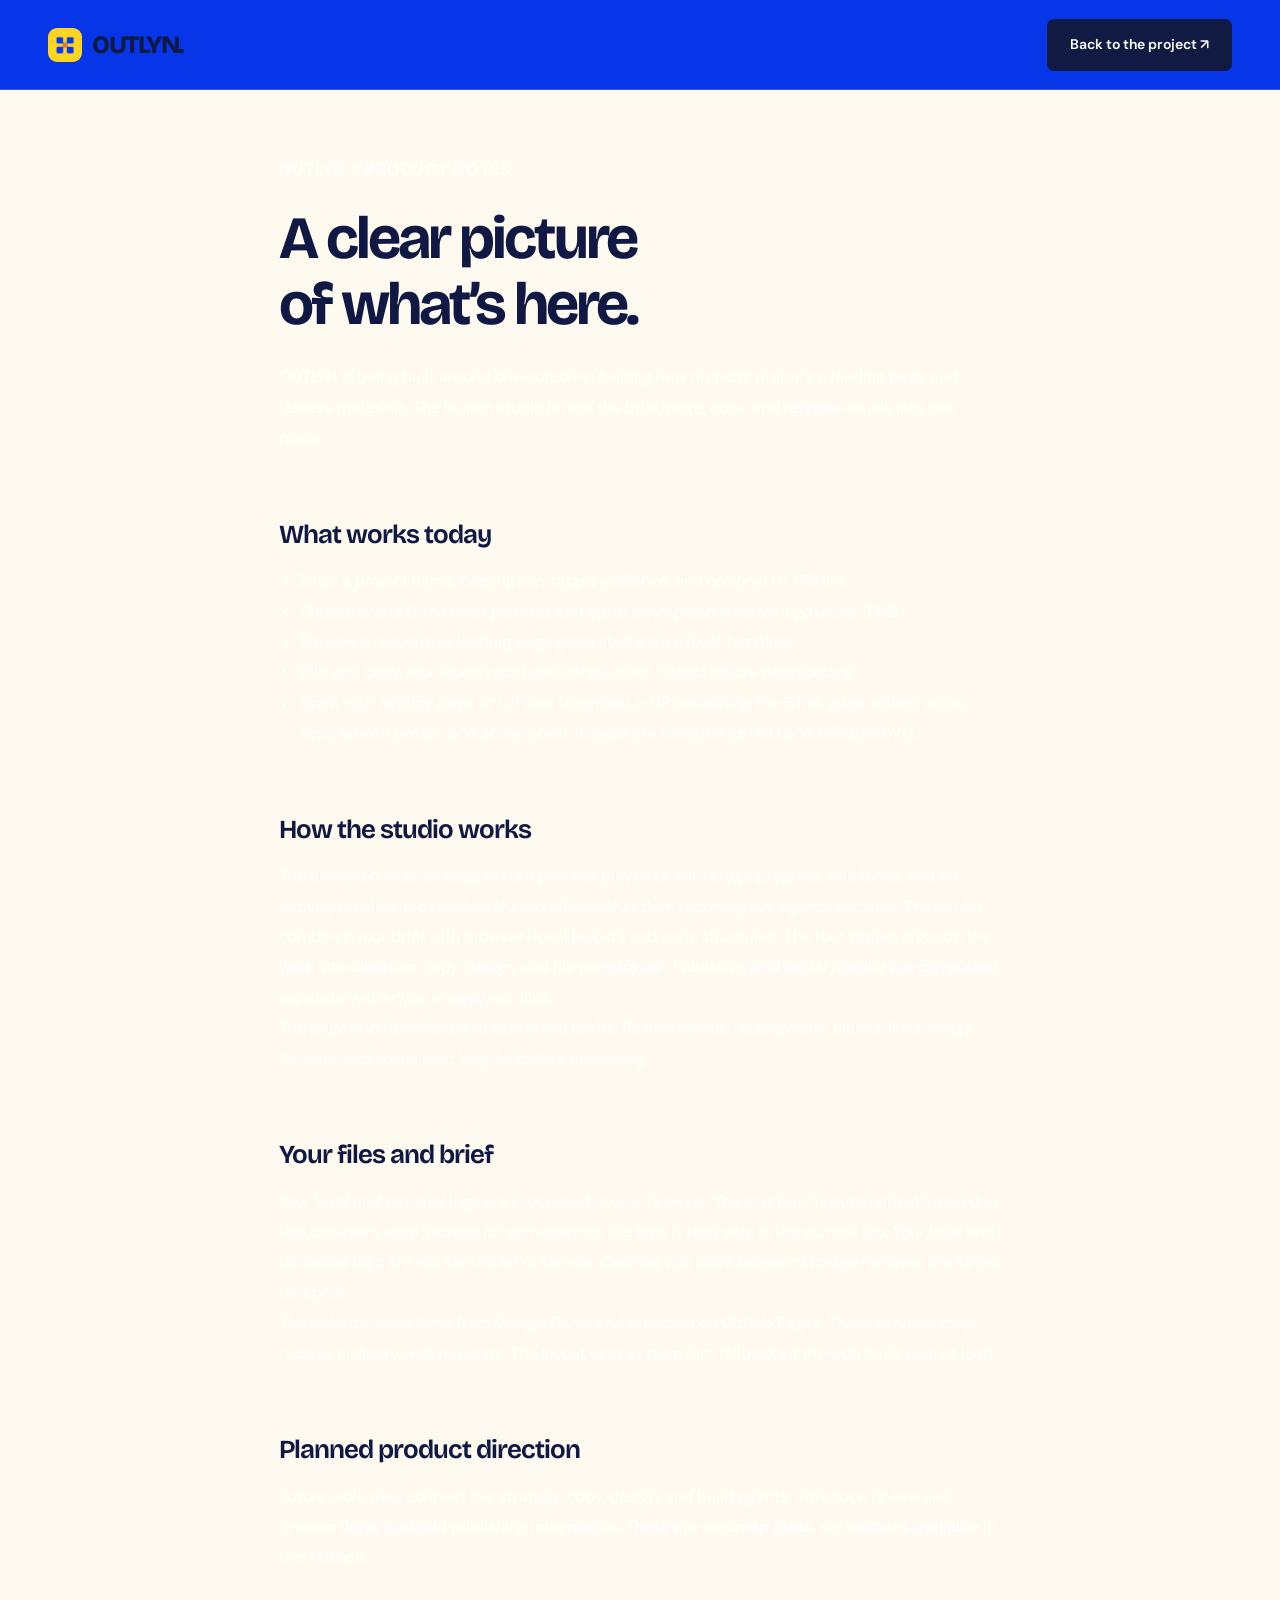
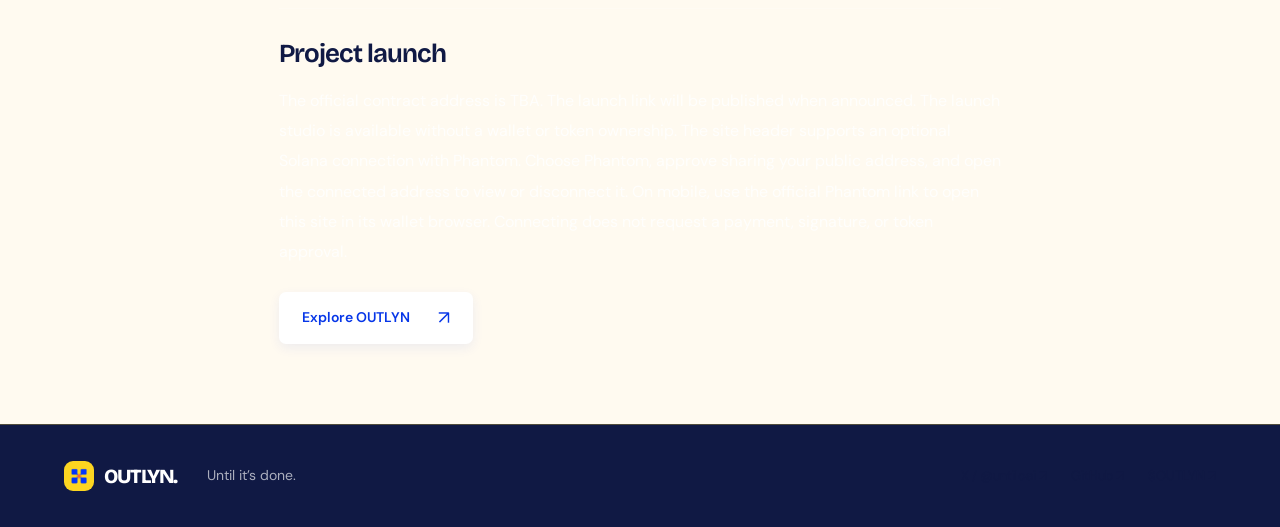
<file: docs.html>
<!doctype html>
<html lang="en"><head><meta charset="utf-8"><meta name="viewport" content="width=device-width, initial-scale=1"><meta name="theme-color" content="#0636e8"><meta name="description" content="OUTLYN product notes: launch studio, launch kit contents, and the product roadmap."><title>Product notes &#8212; OUTLYN</title><link rel="icon" href="outlyn-logo.png"><link rel="stylesheet" href="styles.css?v=outlyn"><link rel="stylesheet" href="polish.css?v=outlyn"><style>.notes{max-width:850px;padding-top:65px;padding-bottom:80px}.notes h1{font-size:60px;letter-spacing:-3px;line-height:1.1;margin:20px 0 25px}.notes>p{font-size:15px;color:#727780}.notes section{border-top:1px solid #e3e6eb;padding-top:30px;margin-top:35px}.notes h2{font-size:26px;letter-spacing:-1px;margin-bottom:16px}.notes section p,.notes li{font-size:14px;line-height:1.9;color:#697383}.notes ul{padding-left:20px}.notes a:not(.button){color:#0636e8;text-decoration:underline;text-underline-offset:4px}.notes .button{margin-top:24px}.notes strong{color:#111a43}@media(max-width:640px){.notes{padding-top:40px}.notes h1{font-size:45px}.notes section p,.notes li{font-size:13px}}body{background:#fffaf0;color:#101944}.notes a:not(.button){color:#0636e8}.notes h1,.notes h2{font-family:var(--display)}</style></head><body><header class="site-header"><a class="wordmark" href="index.html"><img src="outlyn-logo.png" alt="" width="34" height="34"><span>OUTLYN.</span></a><a class="button button-dark" href="index.html">Back to the project &#8599;</a></header><main class="section-wrap notes"><p class="eyebrow">OUTLYN / PRODUCT NOTES</p><h1>A clear picture<br>of what&#8217;s here.</h1><p>OUTLYN is being built around one outcome: helping new projects prepare a landing page and release materials. The launch studio brings the brief, page, copy, and release visuals into one place.</p><section><h2>What works today</h2><ul><li>Enter a project name, description, target audience, and optional HTTPS link.</li><li>Choose one of three color palettes and optionally upload a raster logo under 3 MB.</li><li>Preview a responsive landing page generated from a local template.</li><li>Edit and copy your launch post and introduction thread before downloading.</li><li>Open your landing page at full size. Download a ZIP containing the HTML page, edited social copy, launch poster, and social cover. Images are included as PNG and editable SVG.</li></ul></section><section><h2>How the studio works</h2><p>The animated mission diagram is a process playback, with stage progress, role focus, and an activity timeline. It describes the workflow rather than reporting live agent execution. The studio combines your brief with browser-local layouts and copy structures. The four stages organize the work into direction, copy, design, and file preparation. Publishing and social posting are completed separately after you review your files.</p><p>The page and downloadable assets are drafts. Review names, descriptions, claims, links, image formats, and social post lengths before publishing.</p></section><section><h2>Your files and brief</h2><p>Your brief and optional logo are processed in your browser. The text brief is automatically saved in this browser&#8217;s local storage for convenience; the logo is kept only in the current tab. Your brief and uploaded logo are not sent to an AI service. Clearing this site&#8217;s browser storage removes the saved text brief.</p><p>The website loads fonts from Google Fonts and is hosted on GitHub Pages. Those services may receive ordinary web requests. The layout uses system font fallbacks if the web fonts cannot load.</p></section><section><h2>Planned product direction</h2><p>Future work may connect live strategy, copy, design, and build agents; introduce review and revision flows; and add publishing integrations. These are roadmap ideas, not features available in this release.</p></section><section><h2>Project launch</h2><p>The official contract address is TBA. The launch link will be published when announced. The launch studio is available without a wallet or token ownership. The site header supports an optional Solana connection with Phantom. Choose Phantom, approve sharing your public address, and open the connected address to view or disconnect it. On mobile, use the official Phantom link to open this site in its wallet browser. Connecting does not request a payment, signature, or token approval.</p></section><a class="button button-blue" href="index.html">Explore OUTLYN <span>&#8599;</span></a></main><footer class="site-footer"><a class="wordmark" href="index.html"><img src="outlyn-logo.png" alt="" width="30" height="30"><span>OUTLYN.</span></a><span>Until it&#8217;s done.</span><div><a href="https://x.com/untiloai" target="_blank" rel="noopener noreferrer">X / @untiloai &#8599;</a><a href="https://github.com/GHOSTXrun/UNTILO" rel="noopener noreferrer" target="_blank">GitHub &#8599;</a><a href="index.html#launch">$OUTLYN &#8599;</a></div></footer></body></html>
</file>
<file: styles.css>
@charset "UTF-8";
@import url('https://fonts.googleapis.com/css2?family=DM+Sans:wght@400;450;500;550;600;650;700&family=Bricolage+Grotesque:wght@400;500;600;700;800&display=swap');
:root{--blue:#0636e8;--ink:#111a43;--muted:#727780;--line:#e3e6eb;--paper:#f7f8fa;--font:'DM Sans',Arial,sans-serif;--display:'Bricolage Grotesque',Arial,sans-serif}*{box-sizing:border-box}html{scroll-behavior:smooth;scroll-padding-top:100px}body{margin:0;color:var(--ink);background:#fff;font-family:var(--font);-webkit-font-smoothing:antialiased}button,input,textarea,select{font:inherit}button,a{-webkit-tap-highlight-color:transparent}button{cursor:pointer}a{color:inherit;text-decoration:none}button:disabled{cursor:not-allowed}button:focus-visible,a:focus-visible,summary:focus-visible,input:focus-visible,select:focus-visible,textarea:focus-visible{outline:3px solid #749aff;outline-offset:4px}button{color:inherit}img{max-width:100%}button{border:0}p{line-height:1.7}h1,h2,h3,p{margin:0}h1,h2,h3{font-family:var(--display)}[hidden]{display:none!important}.section-wrap{max-width:1376px;margin:auto;padding-left:64px;padding-right:64px}.site-header{height:90px;display:flex;align-items:center;justify-content:space-between;gap:25px;padding:0 48px;max-width:1600px;margin:auto;border-bottom:1px solid var(--line);background:#fff}.wordmark{display:flex;align-items:center;gap:10px;font:800 25px var(--display);letter-spacing:-1.5px}.wordmark img{border-radius:9px;object-fit:cover}.wordmark-dot{color:var(--blue)}.site-header nav{display:flex;align-items:center;gap:35px;font-size:13px;font-weight:500}.site-header nav a:hover,.site-footer a:hover{color:var(--blue)}.nav-tag{font-size:8px;font-weight:700;vertical-align:middle;background:#edf2ff;padding:4px 5px;margin-left:4px;color:var(--blue);border-radius:3px;letter-spacing:.04em}.button{display:inline-flex;justify-content:center;align-items:center;gap:28px;min-height:50px;padding:0 22px;border-radius:7px;font-weight:600;font-size:13px;transition:background .2s,transform .2s}.button:hover:not(:disabled){transform:translateY(-2px)}.button span{font-size:19px;font-weight:400}.button-dark{background:var(--ink);color:#fff}.button-dark:hover{background:#303744}.button-blue{background:var(--blue);color:#fff;box-shadow:0 4px 12px #0636e812}.button-blue:hover{background:#0038d6}.button-outline{border:1px solid var(--line);background:white}.button-outline:hover{background:var(--paper)}.text-link{display:inline-flex;align-items:center;gap:20px;font-size:13px;font-weight:600;background:none;padding:0}.text-link span{font-size:19px}.mobile-menu{display:none;background:none;font-size:24px}.hero{display:grid;grid-template-columns:1fr 1.05fr;gap:50px;padding-top:67px;padding-bottom:72px;align-items:center;min-height:720px}.announcement{display:inline-flex;align-items:center;gap:9px;font-size:9px;letter-spacing:1.1px;font-weight:700}.announcement>span:last-child{margin-left:4px;font-size:14px}.status-dot{display:inline-block;flex:0 0 6px;width:6px;height:6px;background:var(--blue);border-radius:50%;box-shadow:0 0 0 4px #0636e80c}.hero h1{font-size:clamp(64px,6.2vw,91px);line-height:1.06;letter-spacing:-5px;font-weight:750;margin-top:28px;margin-bottom:25px}.hero-em{position:relative;white-space:nowrap}.hero-em svg{position:absolute;left:-2px;bottom:-17px;width:100%;height:22px;fill:none;stroke:var(--blue);stroke-width:4;stroke-linecap:round}.blue{color:var(--blue)}.hero-description{font-size:15px;max-width:365px;color:#656b75;margin-top:33px;line-height:1.8}.hero-actions{display:flex;align-items:center;gap:27px;margin-top:27px}.hero-footnote{display:flex;gap:14px;align-items:center;margin-top:34px;font-size:10px;font-weight:600}.hero-footnote small{display:block;font-size:9px;color:var(--muted);font-weight:400;margin-top:4px}.stacked-avatars{display:flex;padding-right:2px}.stacked-avatars i{display:grid;place-items:center;font:600 10px var(--display);font-style:normal;border-radius:50%;width:28px;height:28px;border:2px solid white;margin-left:-7px;background:#e1e9ff;color:var(--blue)}.stacked-avatars i:first-child{margin:0;background:#181d2c;color:#fff}.stacked-avatars i:nth-child(3){background:#d7ecd4;color:#315127}.stacked-avatars i:last-child{background:#f9e5d4;color:#79532e}.hero-art{position:relative;height:540px;background-color:#f0f4fc;background-image:radial-gradient(#bac9e070 .8px,transparent .8px);background-size:18px 18px;border:1px solid #e5eaf3;border-radius:14px;padding:24px 22px;overflow:hidden}.art-label{display:flex;align-items:center;gap:9px;font-size:8px;letter-spacing:1px;font-weight:600;color:#51617c}.art-label>span:last-child{margin-left:auto;font-size:7px;color:#8e98aa}.brief-float{position:relative;display:flex;align-items:center;gap:12px;background:#fff;border:1px solid #e2e7ef;box-shadow:0 10px 25px #223c7710;padding:16px;border-radius:9px;width:235px;z-index:2;transform:rotate(-5deg);margin-top:33px;margin-left:5px}.mini-icon{display:grid;place-items:center;color:var(--blue);background:#edf2ff;width:34px;height:34px;border-radius:7px;font-size:22px}.brief-float small,.asset-float small{display:block;font-size:7px;letter-spacing:1px;color:#7d8797;margin-bottom:5px;font-weight:600}.brief-float strong{font:650 15px var(--display);letter-spacing:-.5px}.brief-spark{margin-left:auto;color:var(--blue);font-size:25px}.browser-mock{position:absolute;top:159px;left:37px;width:calc(100% - 50px);background:white;border:1px solid #d5dce9;border-radius:10px;overflow:hidden;box-shadow:0 18px 45px #25406b1a;transform:rotate(-2deg)}.browser-top{height:30px;display:flex;align-items:center;justify-content:space-between;padding:0 12px;border-bottom:1px solid #e4e7ee;color:#9a9faa;font-size:7px;background:#fcfdff}.window-dots{display:flex;gap:4px}.window-dots i{width:4px;height:4px;background:#d9dfe9;border-radius:50%}.window-dots i:first-child{background:#adbde4}.mock-content{background:#fbfcff;padding:17px 22px}.mock-nav{display:flex;justify-content:space-between;align-items:center;font-size:7px}.mock-nav>b{font-size:14px;font-family:var(--display);letter-spacing:-1px;display:flex;gap:4px;align-items:center}.mock-mark{display:inline-grid;place-items:center;background:var(--blue);border-radius:5px;color:white;width:17px;height:17px;font-style:italic}.mock-nav i{font-style:normal;background:#eff2f8;padding:6px;border-radius:3px}.mock-hero{position:relative;padding:27px 0 24px}.mock-eyebrow{font-size:5px;letter-spacing:1px;font-weight:600;color:#68799b}.mock-hero h2{font-size:28px;line-height:1.1;letter-spacing:-1.6px;margin-top:9px;position:relative;z-index:1}.mock-hero h2 em{font-style:normal;color:var(--blue)}.mock-hero p{font-size:6px;color:#798293;margin:10px 0 12px;position:relative;z-index:1}.mock-button{font-size:6px;padding:8px 10px;background:var(--blue);color:white;display:inline-block;border-radius:3px;position:relative;z-index:1}.orb{position:absolute;right:0;top:28px;width:39%;aspect-ratio:1;display:grid;place-items:center;border:1px solid #c5d5ff;border-radius:50%;background:radial-gradient(circle at 30% 20%,#eff6ff,#bfd0ff 70%,#407aff);box-shadow:inset -10px -8px 20px #0636e830,0 10px 25px #0636e815;transform:rotate(-20deg)}.orb div{position:absolute;width:85%;height:42%;border-radius:50%;border:1px solid #fff9;transform:rotate(35deg)}.orb span{color:var(--blue);font:800 82px var(--display);font-style:italic;opacity:.8;transform:translateY(-8px)}.mock-bottom{border-top:1px solid #e5e9f1;padding-top:12px;display:flex;justify-content:space-between;font-size:5px;letter-spacing:.5px;color:#8c95a3}.asset-float{position:absolute;right:16px;bottom:56px;z-index:2;display:flex;align-items:center;gap:12px;padding:16px;background:white;border:1px solid #dce4ed;border-radius:9px;box-shadow:0 10px 30px #25406b16;transform:rotate(3deg)}.asset-icon{width:37px;height:43px;display:grid;place-items:center;font-size:24px;color:var(--blue);background:#ecf2ff;border:1px solid #d5e1ff;border-radius:4px}.asset-float strong{display:block;font-size:12px;letter-spacing:-.3px}.asset-float div>span{display:block;font-size:7px;color:#8790a0;margin-top:5px}.check-circle{display:inline-grid;place-items:center;width:23px;height:23px;border-radius:50%;background:#e9f3ea;color:#4c8154;font-size:12px}.art-bottom{position:absolute;bottom:18px;left:22px;right:22px;display:flex;justify-content:space-between;align-items:center;font-size:7px;color:#8290a5;letter-spacing:1.5px}.art-bottom>span:last-child{font-size:22px;color:var(--blue)}.capability-strip{display:flex;justify-content:center;align-items:center;gap:34px;border-top:1px solid var(--line);border-bottom:1px solid var(--line);padding:25px 30px;background:#fbfcfe}.capability-strip>span{font-size:8px;color:#8b929e;letter-spacing:1px}.capability-strip>b{font-size:12px;font-weight:550;white-space:nowrap}.capability-strip>i{font-size:18px;color:var(--blue);font-style:normal}.capability-strip>span:last-child{margin-left:16px}.process-section{padding-top:100px;padding-bottom:100px}.eyebrow{font-size:9px;letter-spacing:1.6px;font-weight:650;color:var(--blue);line-height:1.5}.section-heading-row{display:flex;justify-content:space-between;align-items:flex-end;gap:40px;margin-top:22px}h2{font-size:45px;letter-spacing:-2px;line-height:1.18;font-weight:650}.section-heading-row>p{font-size:13px;color:var(--muted);padding-bottom:3px}.process-grid{display:grid;grid-template-columns:repeat(3,1fr);margin-top:47px;border:1px solid var(--line);border-radius:10px;overflow:hidden}.process-grid article{padding:27px 30px 24px;border-right:1px solid var(--line)}.process-grid article:last-child{border:0}.step-top{display:flex;justify-content:space-between;align-items:center;font-size:11px;color:#8c929c}.process-symbol{display:grid;place-items:center;background:#f1f5ff;border:1px solid #e4ebfc;border-radius:9px;width:41px;height:41px;font-size:25px;color:var(--blue)}.process-grid h3{font-size:18px;font-weight:650;letter-spacing:-.5px;margin:32px 0 13px}.process-grid p{font-size:12px;color:var(--muted);max-width:265px;min-height:62px}.step-label{display:block;font-size:8px;letter-spacing:1.2px;color:#9a9fa8;margin-top:30px}.kit-section{background:var(--paper);padding:83px 0 95px;border-top:1px solid var(--line);border-bottom:1px solid var(--line)}.kit-section .section-heading-row .text-link{padding-bottom:5px}.kit-grid{display:grid;grid-template-columns:1.12fr 1fr 1fr;gap:20px;margin-top:38px}.kit-card{border:1px solid #e0e4ec;background:white;border-radius:10px;overflow:hidden}.card-caption{display:flex;justify-content:space-between;gap:8px;padding:18px 17px;font-size:7px;color:#6f798a;letter-spacing:.6px}.card-caption>span:last-child{color:#9ca4b0}.page-visual{height:281px;background:#eef0e8;position:relative;margin:0 12px;padding:23px 20px;overflow:hidden;border-radius:5px}.page-visual-nav{display:flex;justify-content:space-between;align-items:center}.page-visual-nav>b{font:750 20px var(--display);letter-spacing:-1px}.page-visual-nav>b>span{font-size:8px;vertical-align:top;margin-left:2px}.page-visual-nav>span{font-size:5px;color:#7e8275}.page-visual h3{font-size:31px;letter-spacing:-1.6px;line-height:1.06;margin-top:29px;position:relative;z-index:1}.page-visual h3 em{font-family:Georgia,serif;font-weight:400}.visual-ribbon{position:absolute;right:-28px;bottom:14px;width:130px;height:185px;transform:rotate(-25deg)}.visual-ribbon i{display:block;position:absolute;width:85px;height:160px;border:17px solid #a9bc72;border-radius:50%;top:0}.visual-ribbon i:nth-child(2){left:35px;border-color:#c0cc98}.visual-ribbon i:nth-child(3){left:69px;border-color:#d2dcb3}.visual-pill{display:inline-block;font-size:5px;margin-top:19px;padding:8px 10px;background:#252c1c;color:#fff;border-radius:3px;position:relative;z-index:1}.kit-card-footer{padding:24px 20px 28px}.kit-card-footer h3{font-size:15px;font-weight:650;letter-spacing:-.4px;margin-bottom:9px}.kit-card-footer p{font-size:11px;color:var(--muted);line-height:1.75}.social-visual{height:281px;margin:0 12px;background:#fcfcfd;border:1px solid #e9edf3;padding:17px 16px;border-radius:5px}.social-profile{display:flex;gap:7px;align-items:center}.profile-logo{display:grid;place-items:center;width:25px;height:25px;background:var(--blue);color:white;border-radius:50%;font:700 21px var(--display)}.social-profile b{display:block;font-size:8px}.social-profile small{display:block;font-size:6px;color:#8b919e;margin-top:3px}.social-profile>span:last-child{margin-left:auto;font-size:14px}.social-visual>p{font-size:10px;line-height:1.4;margin:13px 0}.social-thumb{height:102px;background:#dce6ff;border-radius:5px;display:flex;justify-content:space-between;align-items:center;padding:15px;color:var(--blue);overflow:hidden}.social-thumb>span{font:750 25px/.95 var(--display);letter-spacing:-1.5px}.social-thumb>span i{font-style:normal;color:#1c2851}.social-thumb>b{font-size:62px;font-weight:400;line-height:1;transform:rotate(-10deg)}.social-meta{font-size:10px;color:#848e9e;margin-top:12px;display:flex;justify-content:space-between;align-items:center}.social-meta>span{font-size:5px;letter-spacing:.6px}.poster-visual{height:281px;margin:0 12px;background:var(--blue);color:white;border-radius:5px;position:relative;overflow:hidden;padding:20px}.poster-visual>span{font-size:6px;letter-spacing:1px}.poster-star{position:absolute;font-size:190px;line-height:1;right:-14px;top:29px;color:#c2d6ff;font-family:Arial,sans-serif;transform:rotate(12deg)}.poster-visual>div:last-child{position:absolute;bottom:19px;left:20px;right:20px}.poster-visual b{display:block;font:650 45px/.93 var(--display);letter-spacing:-2px}.poster-visual>div:last-child>span{display:block;margin-top:18px;border-top:1px solid #ffffff50;padding-top:10px;font-size:6px;letter-spacing:1px}.team-section{padding-top:100px;padding-bottom:100px;display:grid;grid-template-columns:1fr 1fr;gap:100px;align-items:center}.team-copy h2{margin-top:20px}.team-copy>p:not(.eyebrow){font-size:13px;color:#66707c;max-width:360px;margin-top:22px}.team-copy>p.muted{font-size:11px;color:#9299a4;margin-top:15px}.team-copy .button{margin-top:26px}.team-board{border:1px solid var(--line);padding:21px 25px;border-radius:12px;box-shadow:0 12px 40px #1c2e4f05;position:relative}.team-board:before{content:'';position:absolute;inset:12px -10px -12px 10px;border:1px solid #e9edf5;border-radius:12px;z-index:-1;background:#fafbfe}.team-board-heading{display:flex;justify-content:space-between;align-items:center;font-size:8px;letter-spacing:.7px;padding-bottom:18px;border-bottom:1px solid var(--line)}.pill-blue{background:#eef3ff;color:var(--blue);font-size:7px;padding:5px 7px;border-radius:4px}.team-role{display:flex;align-items:center;gap:15px;padding:17px 0;border-bottom:1px solid #eef0f4}.role-icon{display:grid;place-items:center;width:40px;height:40px;border:1px solid #dfe7f9;background:#f4f7ff;color:var(--blue);font:650 15px var(--display);border-radius:8px}.team-role:nth-child(3) .role-icon{background:#f5f0ff;color:#7750b2;border-color:#e9e0f9}.team-role:nth-child(4) .role-icon{background:#f0f5eb;color:#688349;border-color:#e1ead8}.team-role:nth-child(5) .role-icon{background:#fff4e9;color:#ae7c47;border-color:#f1e5d4}.team-role h3{font-size:13px;letter-spacing:-.3px;font-weight:650}.team-role p{font-size:10px;color:#9197a2;margin-top:3px}.team-role>span:last-child{margin-left:auto;font-size:9px;color:#b2b7c0}.team-outcome{display:flex;align-items:center;gap:8px;padding-top:20px;font-size:7px;color:#7f8999;letter-spacing:.4px}.team-outcome .check-circle{width:18px;height:18px;font-size:10px}.team-outcome b{font-size:7px;margin-left:auto;color:var(--blue);font-weight:550}.launch-section{background:#0c1324;color:white;position:relative;overflow:hidden}.launch-section:after{content:'U';position:absolute;right:-40px;top:-190px;font:800 650px var(--display);color:#ffffff02;pointer-events:none}.launch-inner{padding-top:75px;padding-bottom:75px;display:grid;grid-template-columns:1fr .85fr;gap:120px;align-items:center}.launch-section .eyebrow{color:#9db7ff}.launch-section h2{margin-top:22px;font-size:52px;letter-spacing:-2.5px}.launch-section h2>span{color:#85a7ff}.launch-section p{font-size:14px;color:#a8b2c8;margin-top:17px}.launch-section p strong{color:#d0ffbc;font-weight:500}.launch-meta{display:flex;gap:42px;margin-top:30px}.launch-meta>span{font-size:7px;letter-spacing:1px;color:#71819d}.launch-meta b{display:block;margin-top:9px;font-size:9px;color:#d5dcec;font-weight:500;letter-spacing:.5px}.token-panel{position:relative;z-index:1;background:#172033;border:1px solid #2d374d;border-radius:12px;padding:25px}.token-panel-top{display:flex;align-items:center;gap:12px}.token-panel img{border-radius:11px}.token-panel-top b{display:block;font:750 19px var(--display);letter-spacing:-.6px}.token-panel-top div>span{display:block;font-size:7px;letter-spacing:1px;color:#8393b1;margin-top:5px}.pending-dot{display:block;width:7px;height:7px;border-radius:50%;background:#bfe99d;margin-left:auto;box-shadow:0 0 0 5px #bfe99d0c}.ca-label{font-size:7px;letter-spacing:1.2px;color:#8798b7;margin-top:27px}.ca-row{display:flex;justify-content:space-between;align-items:center;border-bottom:1px solid #303a4e;margin-top:9px;padding-bottom:13px}.ca-row strong{font:600 25px var(--display);letter-spacing:-1px}.ca-row>span{font-size:7px;border:1px solid #40506d;border-radius:4px;padding:5px 7px;color:#a6b6d1}.token-panel>p{font-size:10px;color:#8f9cb5;line-height:1.7;margin-top:13px}.token-pending{background:#27344e;color:#8e9fbc;justify-content:space-between;width:100%;font-size:11px;min-height:43px;margin-top:20px}.faq-section{display:grid;grid-template-columns:.8fr 1fr;gap:90px;padding-top:100px;padding-bottom:100px}.faq-section h2{margin-top:21px}.faq-list details{border-bottom:1px solid var(--line)}.faq-list details:first-child{border-top:1px solid var(--line)}.faq-list summary{display:flex;justify-content:space-between;gap:24px;align-items:center;cursor:pointer;padding:22px 0;font-size:13px;font-weight:600;list-style:none}.faq-list summary::-webkit-details-marker{display:none}.faq-list summary>span{font-size:20px;color:#8c95a5;font-weight:400}.faq-list details[open] summary>span{transform:rotate(45deg);color:var(--blue)}.faq-list p{font-size:12px;color:var(--muted);padding:0 30px 23px 0}.closing-section{text-align:center;padding-top:60px;padding-bottom:67px;background:#f4f7ff;border:1px solid #e3eaff;border-radius:12px;position:relative;overflow:hidden;max-width:1248px;margin-bottom:80px}.closing-section h2{font-size:60px;letter-spacing:-3px;line-height:1.08;margin:23px 0 28px}.closing-section h2 em{font-style:normal;color:var(--blue)}.closing-note{display:block;font-size:7px;letter-spacing:1.5px;color:#8e9ab0;margin-top:23px}.closing-star{position:absolute;font-size:220px;color:#e2eaff;left:-49px;top:42px;line-height:1;transform:rotate(10deg)}.site-footer{max-width:1376px;margin:auto;padding:30px 64px 33px;display:flex;gap:30px;align-items:center;border-top:1px solid var(--line)}.site-footer .wordmark{font-size:20px}.site-footer>span{font-size:11px;color:#8c929c}.site-footer>div{display:flex;gap:23px;margin-left:auto;font-size:10px}.site-footer>small{font-size:8px;color:#9ca2ad}.skip-link{position:fixed;top:-100px;left:20px;background:white;padding:12px;z-index:20}.skip-link:focus{top:10px}dialog{border:1px solid var(--line);padding:0;border-radius:15px;max-width:1080px;width:calc(100% - 48px);max-height:90dvh;overflow:auto;color:var(--ink);box-shadow:0 25px 100px #0d1f4c40}dialog::backdrop{background:#111d3e80;backdrop-filter:blur(6px)}.studio-header{display:flex;justify-content:space-between;align-items:center;gap:20px;padding:27px 30px 22px}.studio-header h2{font-size:25px;letter-spacing:-.8px;margin-top:7px}.studio-header .eyebrow{font-size:8px}.icon-button{background:#f2f4f8;width:33px;height:33px;border-radius:50%;font-size:24px;line-height:1;flex-shrink:0}.studio-workspace-note{display:flex;align-items:center;gap:10px;background:#f2f6ff;border-top:1px solid #e2eaff;border-bottom:1px solid #e2eaff;padding:11px 30px;font-size:8px;font-weight:600;color:var(--blue);letter-spacing:.5px}.studio-workspace-note>span:last-child{margin-left:auto;color:#7284a3;font-weight:400;letter-spacing:0}.studio-layout{display:grid;grid-template-columns:1fr 1fr}.studio-layout>form{padding:25px 30px 29px;border-right:1px solid var(--line)}.studio-layout label{display:flex;justify-content:space-between;align-items:center;gap:10px;font-size:11px;font-weight:600;margin:16px 0 8px}.studio-layout label:first-child{margin-top:0}.studio-layout label>span{color:#a8b2c5;font-size:9px}.studio-layout label>small{font-size:8px;color:#929dad;font-weight:400}.studio-layout input,.studio-layout textarea,.studio-layout select{width:100%;border:1px solid #dfe4ed;border-radius:5px;background:white;font-size:12px;padding:11px;color:var(--ink);outline-offset:2px}.studio-layout textarea{resize:vertical;min-height:83px;max-height:220px}.studio-layout input::placeholder,.studio-layout textarea::placeholder{color:#a0a8b6;font-size:11px}.form-two{display:grid;grid-template-columns:1fr 1fr;gap:13px;margin-top:16px}.studio-layout input[type=file]{font-size:10px;padding:8px;max-width:100%}.studio-layout input[type=file]::file-selector-button{font:inherit;border:0;background:#edf2ff;padding:6px;color:var(--blue);margin-right:9px;border-radius:3px;cursor:pointer}.file-status{font-size:9px;color:#929cac;line-height:1.5;margin-top:6px}.form-submit{width:100%;justify-content:space-between;margin-top:19px}.sample-button{background:none;display:block;margin:13px auto 0;font-size:10px;color:#7e8ba0;text-decoration:underline;text-underline-offset:3px}.studio-output{padding:25px;background:#fbfcff;min-width:0}.output-heading{display:flex;justify-content:space-between;gap:10px;font-size:8px;color:#73809a;letter-spacing:.7px}.output-heading>span:last-child{color:var(--blue);font-size:7px}.progress-list{display:grid;grid-template-columns:1fr 1fr;gap:9px;margin:17px 0 20px;padding:0;list-style:none}.progress-list li{display:flex;align-items:center;gap:7px;border:1px solid #e6eaf2;background:white;border-radius:6px;padding:9px;transition:border-color .2s,background .2s}.progress-list li>span{display:grid;place-items:center;width:25px;height:25px;background:#f1f4fa;color:#8a97b0;font:600 10px var(--display);border-radius:5px}.progress-list li b{display:block;font-size:9px;font-weight:600}.progress-list li small{display:block;font-size:7px;color:#929daf;margin-top:3px}.progress-list li i{font-size:11px;color:#a7b3c9;margin-left:auto;font-style:normal}.progress-list li.active{border-color:#96b3ff;background:#f2f6ff}.progress-list li.active>span{color:white;background:var(--blue)}.progress-list li.done i{color:#589b65}.progress-list li.done{border-color:#d4e5d9}#output-empty{padding:65px 20px 80px;text-align:center;border:1px dashed #dce3ef;border-radius:8px}#output-empty>span{display:grid;place-items:center;margin:auto auto 17px;width:50px;height:50px;border-radius:12px;background:#edf2ff;color:var(--blue);font-size:30px}#output-empty h3{font-size:19px;font-weight:600;letter-spacing:-.5px}#output-empty p{font-size:11px;color:#9aa3b3;margin-top:10px}.output-tabs{display:flex;border-bottom:1px solid var(--line);gap:17px;margin-bottom:13px}.output-tabs>button{background:none;font-size:10px;color:#8f9bb0;padding:10px 0;border-bottom:2px solid transparent}.output-tabs>button[aria-selected=true]{color:var(--blue);border-color:var(--blue)}#page-preview{width:100%;height:283px;border:1px solid #e0e6ef;background:white;border-radius:6px}#copy-preview{font:11px/1.7 var(--font);white-space:pre-wrap;overflow-wrap:anywhere;padding:15px;background:white;border:1px solid #e0e6ef;border-radius:6px;max-height:280px;overflow:auto;margin:0 0 12px}#copy-post{font-size:10px;min-height:35px}#poster-preview{display:block;max-height:281px;margin:auto;border-radius:5px;max-width:100%}.download-button{width:100%;justify-content:space-between;margin-top:15px;min-height:44px;font-size:11px}.download-button>span{font-size:10px}.asset-note{font-size:8px;color:#8c98ae;text-align:center;margin-top:8px}#studio-announcement{font-size:9px;color:var(--blue);margin-top:12px;min-height:16px}.toast{position:fixed;bottom:24px;left:50%;transform:translate(-50%,20px);background:#172039;color:white;font-size:12px;box-shadow:0 8px 25px #17203925;border-radius:7px;padding:13px 20px;z-index:30;opacity:0;transition:.2s;pointer-events:none;max-width:calc(100% - 40px);text-align:center}.toast.show{opacity:1;transform:translate(-50%,0)}body.modal-open{overflow:hidden}
@media(min-width:1600px){.hero{padding-top:90px;padding-bottom:90px;min-height:780px}.hero h1{font-size:96px}.hero-art{height:570px}.browser-mock{top:172px}.asset-float{bottom:65px}}
@media(max-width:1150px){.section-wrap{padding-left:38px;padding-right:38px}.site-header{padding:0 30px}.hero{gap:28px}.hero h1{font-size:71px;letter-spacing:-4.5px}.hero-art{height:500px}.browser-mock{left:22px;width:calc(100% - 34px)}.asset-float{right:10px;bottom:43px;padding:13px;gap:9px}.asset-float strong{font-size:11px}.asset-float div>span{font-size:6px}.art-bottom{bottom:13px}.capability-strip{gap:22px}.capability-strip>span:last-child{display:none}.team-section{gap:55px}.launch-inner{gap:60px}.kit-grid{gap:13px}.page-visual{padding:20px 13px}.page-visual h3{font-size:28px}.social-visual{padding:15px 11px}.poster-visual b{font-size:40px}.kit-card-footer{padding:21px 15px}.kit-card-footer h3{font-size:13px}.card-caption{padding:16px 13px;font-size:6px}.closing-section{margin-left:38px;margin-right:38px}.site-footer{padding-left:38px;padding-right:38px;gap:20px}.site-footer>small{display:none}}
@media(max-width:850px){.site-header nav{gap:18px;font-size:11px}.hero{gap:25px;padding-top:50px;padding-bottom:55px;min-height:auto}.hero h1{font-size:59px;letter-spacing:-3.6px}.hero-description{font-size:13px}.hero-actions{gap:16px;flex-wrap:wrap}.hero-actions .button{font-size:11px;padding:0 17px;gap:15px}.hero-actions .text-link{font-size:11px;gap:12px}.hero-art{height:465px}.brief-float{width:207px;padding:13px;margin-left:0}.brief-float strong{font-size:13px}.browser-mock{top:157px;left:15px;width:calc(100% - 24px)}.mock-content{padding:15px}.mock-hero h2{font-size:25px}.orb span{font-size:62px}.asset-float{gap:8px;bottom:37px;padding:12px}.asset-float strong{font-size:10px}.asset-icon{width:28px;height:33px}.asset-float .check-circle{width:18px;height:18px;font-size:10px}.hero-footnote{font-size:9px;gap:9px}.hero-footnote small{font-size:8px}.stacked-avatars i{width:24px;height:24px;font-size:8px}.art-label{font-size:6px;gap:7px}.art-label>span:last-child{font-size:5px}.capability-strip{gap:18px}.capability-strip>span{font-size:6px}.capability-strip>b{font-size:10px}.section-heading-row{gap:25px}h2{font-size:37px}.section-heading-row>p{font-size:11px}.process-grid article{padding:23px 21px}.process-grid h3{font-size:15px}.process-grid p{font-size:11px}.kit-grid{grid-template-columns:1fr 1fr}.kit-grid .visual-card{grid-column:1/-1;display:grid;grid-template-columns:1fr 1fr}.visual-card .card-caption{grid-column:1/-1}.visual-card .poster-visual{height:220px;margin-bottom:12px}.visual-card .kit-card-footer{align-self:center;padding:30px}.visual-card .poster-star{right:15px;font-size:170px;top:13px}.visual-card .poster-visual b{font-size:39px}.team-section{gap:35px}.team-copy>p:not(.eyebrow){font-size:12px}.team-board{padding:19px}.team-board-heading{font-size:6px}.team-role{gap:10px}.team-outcome{font-size:6px}.team-outcome b{font-size:6px}.launch-inner{gap:35px;grid-template-columns:1fr 1fr}.launch-section h2{font-size:41px}.token-panel{padding:20px}.faq-section{gap:40px}.closing-section h2{font-size:52px}.closing-star{font-size:180px;left:-65px}.studio-layout>form{padding:22px}.studio-output{padding:22px 18px}.studio-header{padding:23px}.studio-header h2{font-size:22px}.studio-workspace-note{padding-left:23px;padding-right:23px}.studio-workspace-note>span:last-child{font-size:7px}.form-two{grid-template-columns:1fr;gap:16px}.site-footer>span{display:none}}
@media(max-width:640px){html{scroll-padding-top:25px}.section-wrap{padding-left:23px;padding-right:23px}.site-header{height:73px;padding:0 21px;gap:13px;position:relative}.wordmark{font-size:23px}.wordmark img{width:31px;height:31px;border-radius:8px}.header-cta{margin-left:auto;min-height:37px;font-size:10px;padding:0 12px;gap:11px}.header-cta>span{font-size:15px}.mobile-menu{display:block;padding:0;width:25px}.site-header nav{display:none;position:absolute;left:0;top:73px;right:0;background:#fff;z-index:10;padding:22px;border-bottom:1px solid var(--line);box-shadow:0 10px 20px #1423470a;font-size:13px}.site-header nav.open{display:flex;flex-direction:column;align-items:flex-start;gap:22px}.hero{display:flex;flex-direction:column;align-items:stretch;padding-top:38px;padding-bottom:35px;gap:32px}.hero h1{font-size:clamp(62px,13.6vw,83px);letter-spacing:-4px;margin-top:24px;margin-bottom:20px;line-height:1.04}.announcement{font-size:7px;letter-spacing:.8px}.hero-description{font-size:13px;max-width:340px;margin-top:30px}.hero-actions{gap:24px;margin-top:23px;flex-wrap:nowrap}.hero-actions .button{min-height:48px;font-size:12px;padding:0 17px;gap:22px}.hero-actions .text-link{font-size:11px;gap:10px}.hero-footnote{margin-top:25px}.hero-art{height:465px;max-width:440px;width:100%;align-self:center;padding:21px}.art-label{font-size:7px}.art-label>span:last-child{font-size:6px}.brief-float{width:224px;margin-top:28px;margin-left:2px}.brief-float strong{font-size:15px}.browser-mock{left:25px;top:150px;width:calc(100% - 40px)}.mock-content{padding:18px}.mock-hero h2{font-size:30px}.mock-hero{padding-top:24px}.asset-float{bottom:39px;right:13px;padding:13px;gap:10px}.asset-float strong{font-size:11px}.asset-float div>span{font-size:7px}.asset-icon{width:34px;height:38px}.art-bottom{bottom:12px;font-size:6px}.orb span{font-size:75px}.capability-strip{justify-content:flex-start;overflow:hidden;gap:17px;padding:21px 23px;flex-wrap:wrap;row-gap:12px}.capability-strip>span:first-child{flex:0 0 100%;font-size:7px}.capability-strip>b{font-size:10px}.capability-strip>b:last-of-type{display:none}.capability-strip>i:last-of-type{display:none}.capability-strip i{font-size:14px}.process-section{padding-top:60px;padding-bottom:60px}.eyebrow{font-size:8px;letter-spacing:1.2px}.section-heading-row{display:block;margin-top:18px}h2{font-size:34px;letter-spacing:-1.6px}.section-heading-row>p{font-size:12px;margin-top:19px}.process-grid{grid-template-columns:1fr;margin-top:29px}.process-grid article{border-right:0;border-bottom:1px solid var(--line);padding:23px}.process-grid h3{font-size:18px;margin:15px 0 10px}.process-grid p{font-size:12px;max-width:100%;min-height:0}.step-top{font-size:10px}.process-symbol{width:35px;height:35px;font-size:23px}.step-label{font-size:7px;margin-top:19px}.kit-section{padding:55px 0 60px}.kit-section .section-heading-row>.text-link{margin-top:22px;font-size:12px}.kit-grid{grid-template-columns:1fr;gap:20px;margin-top:25px}.kit-grid .visual-card{display:block;grid-column:auto}.card-caption{font-size:7px;padding:17px}.page-visual,.social-visual,.poster-visual{height:290px;margin:0 13px}.page-visual{padding:23px}.page-visual h3{font-size:36px}.page-visual-nav>span{font-size:6px}.page-visual h3{margin-top:29px}.visual-ribbon{width:145px;height:195px;right:-3px;bottom:9px}.visual-ribbon i{width:92px;height:175px}.visual-pill{font-size:6px;margin-top:20px}.social-visual{padding:20px}.social-profile b{font-size:9px}.social-profile small{font-size:7px}.social-visual>p{font-size:11px}.social-thumb{height:109px}.social-thumb>span{font-size:28px}.social-meta>span{font-size:6px}.kit-card-footer{padding:23px}.kit-card-footer h3{font-size:17px}.kit-card-footer p{font-size:12px}.visual-card .poster-visual{height:290px;margin:0 13px}.visual-card .kit-card-footer{padding:23px}.visual-card .poster-star{font-size:225px;right:0;top:17px}.visual-card .poster-visual b{font-size:51px}.poster-visual{padding:23px}.poster-visual>div:last-child{left:23px;right:23px}.poster-visual>span{font-size:7px}.team-section{padding-top:60px;padding-bottom:65px;grid-template-columns:1fr;gap:32px}.team-copy>p:not(.eyebrow){max-width:none;font-size:13px}.team-copy>p.muted{font-size:11px}.team-board{padding:20px 23px}.team-board-heading{font-size:7px}.team-role{gap:13px}.team-role h3{font-size:13px}.team-outcome{font-size:7px}.team-outcome b{font-size:7px}.launch-inner{padding-top:55px;padding-bottom:55px;grid-template-columns:1fr;gap:32px}.launch-section h2{font-size:43px}.launch-section p{font-size:13px}.launch-meta{margin-top:25px}.token-panel{padding:23px}.token-panel>p{font-size:11px}.faq-section{grid-template-columns:1fr;gap:30px;padding-top:60px;padding-bottom:60px}.faq-section h2 br{display:none}.faq-list summary{font-size:12px;padding:20px 0}.faq-list p{font-size:12px;padding-right:12px}.closing-section{margin:0 23px 45px;padding:43px 20px}.closing-section h2{font-size:41px;letter-spacing:-2px;margin:20px 0 24px}.closing-section .eyebrow{font-size:6px;position:relative}.closing-star{font-size:140px;left:-70px;top:50px}.closing-section .button{font-size:12px;min-height:47px}.closing-note{font-size:6px}.site-footer{padding:25px 23px;flex-wrap:wrap;gap:21px}.site-footer .wordmark{font-size:19px}.site-footer .wordmark img{width:27px;height:27px}.site-footer>div{font-size:9px;gap:17px}.site-footer>small{display:block;width:100%;font-size:8px}dialog{width:calc(100% - 20px);max-height:94dvh;border-radius:11px}.studio-header{padding:20px 18px}.studio-header h2{font-size:19px;max-width:245px;line-height:1.25}.studio-header .eyebrow{font-size:7px}.studio-workspace-note{padding:10px 18px;flex-wrap:wrap;font-size:7px;gap:8px}.studio-workspace-note>span:last-child{margin-left:14px;width:100%;font-size:8px}.studio-layout{grid-template-columns:1fr}.studio-layout>form{padding:22px 18px;border-right:0;border-bottom:1px solid var(--line)}.studio-layout label{font-size:12px}.studio-layout input,.studio-layout textarea,.studio-layout select{font-size:16px;padding:12px}.studio-layout input::placeholder,.studio-layout textarea::placeholder{font-size:12px}.studio-layout input[type=file]{font-size:10px}.studio-layout label>small{font-size:8px}.form-two{grid-template-columns:1fr 1fr;gap:10px}.studio-output{padding:23px 18px}.progress-list li{padding:10px}.progress-list li b{font-size:10px}.progress-list li small{font-size:8px}.output-tabs>button{font-size:11px}.output-heading{font-size:9px}.output-heading>span:last-child{font-size:8px}#page-preview{height:350px}#output-empty{padding:42px 20px}.studio-layout input[type=file]::file-selector-button{padding:8px}.download-button{min-height:47px}.file-status{font-size:10px}.sample-button{font-size:11px}.asset-note{font-size:9px}}
@media(prefers-reduced-motion:reduce){html{scroll-behavior:auto}*,*:before,*:after{animation:none!important;transition:none!important}}

/* UNTILO brand canvas: sampled from the supplied logo. */
body{background:#0636e8;color:#fff}
.site-header{background:#0636e8;border-color:#ffffff30}
.wordmark-dot,.blue{color:#fff}
.site-header nav a:hover,.site-footer a:hover{color:#c8d9ff}
.nav-tag{background:#ffffff1a;color:#fff}
.header-cta{background:#fff;color:#0636e8}
.header-cta:hover{background:#edf3ff}
.announcement .status-dot{background:#fff;box-shadow:0 0 0 4px #ffffff15}
.hero-em svg{stroke:#fff}
.hero-description{color:#ffffffcf}
.hero-footnote small{color:#ffffffa6}
.hero-footnote .stacked-avatars i{border-color:#0636e8}
.hero-actions .button-blue,.closing-section .button-blue{background:#fff;color:#0636e8;box-shadow:0 7px 20px #002a9e20}
.hero-actions .button-blue:hover,.closing-section .button-blue:hover{background:#e9f0ff}
.hero-art{color:var(--ink);box-shadow:0 20px 70px #002db42b;border-color:#ffffff55}
.capability-strip{background:#0636e8;border-color:#ffffff30}
.capability-strip>span{color:#ffffffa6}
.capability-strip>i{color:#fff}
.eyebrow{color:#d6e3ff}
.section-heading-row>p{color:#ffffffbf}
.process-grid{border-color:#ffffff55;background:#fff;color:var(--ink)}
.kit-section{background:#0636e8;border-color:#ffffff30}
.kit-card{color:var(--ink);box-shadow:0 10px 30px #002dac20}
.team-copy>p:not(.eyebrow){color:#ffffffcf}
.team-copy>p.muted{color:#ffffffa6}
.team-copy .button-outline{background:transparent;color:#fff;border-color:#ffffff60}
.team-copy .button-outline:hover{background:#ffffff12}
.team-board{background:#fff;color:var(--ink);box-shadow:0 15px 50px #002db430}
.team-board:before{background:#ffffff18;border-color:#ffffff40}
.launch-section{background:#0636e8;border-top:1px solid #ffffff30;border-bottom:1px solid #ffffff30}
.launch-section .eyebrow{color:#d6e3ff}
.launch-section h2>span{color:#fff}
.launch-section p{color:#ffffffbf}
.launch-meta>span{color:#ffffff99}
.launch-meta b{color:#fff}
.token-panel{background:#0037d1;border-color:#ffffff45;box-shadow:0 15px 55px #002db42b}
.token-panel-top div>span,.ca-label{color:#ffffffa6}
.ca-row{border-color:#ffffff35}
.ca-row>span{border-color:#ffffff50;color:#ffffffbf}
.token-panel>p{color:#ffffffbf}
.token-pending{background:#ffffff15;color:#ffffff9c}
.faq-list details,.faq-list details:first-child{border-color:#ffffff35}
.faq-list p{color:#ffffffbf}
.faq-list summary>span,.faq-list details[open] summary>span{color:#fff}
.closing-section{background:#ffffff0c;border-color:#ffffff40}
.closing-section h2 em{color:#fff}
.closing-star{color:#ffffff12}
.closing-note{color:#ffffffa6}
.site-footer{border-color:#ffffff30}
.site-footer>span,.site-footer>small{color:#ffffffa6}
dialog{color:var(--ink);background:#fff}
.studio-header .eyebrow{color:#0636e8}
body .notes>p,body .notes section p,body .notes li{color:#ffffffcf}
body .notes section{border-color:#ffffff35}
body .notes strong{color:#fff}
body .notes a:not(.button){color:#fff}
body .notes .button-blue{background:#fff;color:#0636e8}
@media(max-width:640px){.site-header nav{background:#0636e8;border-color:#ffffff35}.mobile-menu{color:#fff}}


.concept-section{padding-top:90px;padding-bottom:70px}
.project-intro{gap:64px;grid-template-columns:1fr 1.03fr;padding-top:65px;padding-bottom:65px;min-height:740px}
.project-intro h1{font-size:clamp(60px,5.6vw,83px);line-height:1.08;letter-spacing:-4px;margin-top:28px}
.project-intro .intro-line{display:block;color:#fff}
.project-intro .intro-orange{color:#ff6445}
.project-intro .intro-orange .hero-em svg{stroke:#ff6445}
.project-intro .hero-description{color:#fff}
.project-intro .hero-description strong{font-weight:650}
.intro-principles>span:nth-of-type(odd){color:#ff6445}
.project-intro .hero-description{max-width:440px;font-size:14px;line-height:1.85;margin-top:31px}
.intro-principles{display:flex;align-items:center;gap:9px;flex-wrap:wrap;margin-top:20px;font:500 7px/1.8 ui-monospace,SFMono-Regular,Consolas,monospace;letter-spacing:.5px;color:#ffffffb3}
.intro-principles>i{font-style:normal;color:#ffffff60}
.intro-endnote{margin-top:30px;padding-top:18px;border-top:1px solid #ffffff35;max-width:390px}
.intro-endnote strong{display:block;font:500 11px var(--display);letter-spacing:.1px}
.intro-endnote>span{display:block;font-size:9px;color:#ffffff99;margin-top:7px;line-height:1.7}
.project-hero-art{margin:0;position:relative;align-self:center;background:#ff6445;border:1px solid #101944;box-shadow:10px 10px 0 #102583;aspect-ratio:1}
.project-hero-art>img{width:100%;height:100%;display:block;object-fit:cover;aspect-ratio:1}
.project-hero-art>figcaption{position:absolute;bottom:0;left:0;right:0;display:flex;justify-content:space-between;gap:15px;padding:12px 15px;background:#101944;color:#fff;font:500 6px/1.5 ui-monospace,SFMono-Regular,Consolas,monospace;letter-spacing:1px}
@media(min-width:1600px){.project-intro{padding-top:80px;padding-bottom:80px}.project-intro h1{font-size:88px}}
@media(max-width:1150px){.project-intro{gap:38px;min-height:680px}.project-intro h1{font-size:65px;letter-spacing:-3.5px}.project-intro .hero-description{font-size:13px}.intro-principles{font-size:6px;gap:7px}.project-intro .hero-actions{gap:20px}.project-intro .hero-actions .text-link{font-size:11px;gap:12px}}
@media(max-width:850px){.project-intro{gap:30px;min-height:620px;padding-top:50px;padding-bottom:50px}.project-intro h1{font-size:54px;letter-spacing:-3px}.project-intro .hero-description{font-size:12px}.project-intro .announcement{font-size:7px;letter-spacing:.5px}.project-intro .hero-actions{gap:16px}.intro-endnote{margin-top:24px}.intro-endnote strong{font-size:10px}.project-hero-art>figcaption{font-size:5px;padding:10px}}
@media(max-width:640px){.project-intro{display:flex;gap:35px;min-height:0;padding-top:38px;padding-bottom:45px}.project-intro h1{font-size:clamp(53px,13.5vw,76px);letter-spacing:-3.3px;line-height:1.08;margin-top:24px}.project-intro .hero-description{font-size:13px;margin-top:30px}.project-intro .announcement{font-size:6px;letter-spacing:.6px}.project-intro .hero-actions{gap:20px}.project-intro .hero-actions .button{font-size:11px;gap:18px}.project-intro .hero-actions .text-link{font-size:10px;gap:9px}.intro-principles{font-size:6px;gap:6px;max-width:340px}.intro-endnote{margin-top:25px}.intro-endnote strong{font-size:11px}.intro-endnote>span{font-size:9px}.project-hero-art{align-self:stretch;width:100%;max-width:440px;margin-left:auto;margin-right:auto;box-shadow:6px 6px 0 #102583}.project-hero-art>figcaption{font-size:5px;padding:12px}}
.segmented-header{max-width:none;height:72px;padding:0 0 0 34px;gap:0;position:sticky;top:0;z-index:15;border-bottom:1px solid #ffffff45;box-shadow:0 3px 18px #102eaa0b}
.segmented-header>.wordmark{margin-right:auto;padding-right:28px;flex-shrink:0}
.segmented-header .segmented-nav{display:flex;gap:0;align-items:stretch;align-self:stretch;font-family:ui-monospace,SFMono-Regular,Consolas,monospace}
.segmented-header .segmented-nav>a{display:flex;align-items:center;justify-content:center;gap:7px;padding:0 23px;border-left:1px solid #ffffff35;white-space:nowrap;font-size:9px;letter-spacing:.7px;font-weight:600;color:white;transition:background .15s,color .15s}
.segmented-header .segmented-nav>a>span{font-size:8px}
.segmented-header .segmented-nav>a:hover{background:#ffffff12;color:white}
.segmented-header .segmented-nav>a[aria-current=location]{background:#ffda26;color:#101944}
.header-wallet{display:flex;align-items:center;justify-content:center;align-self:stretch;min-width:165px;padding:0 24px;border-left:1px solid #ffffff35;background:transparent;color:white;font:600 9px ui-monospace,SFMono-Regular,Consolas,monospace;letter-spacing:.5px;white-space:nowrap}
.header-wallet:hover{background:#ffffff12}.header-wallet:disabled{opacity:.65}.header-wallet.is-connected{color:#ffda26}
@media(max-width:380px){.site-header.segmented-header{padding-left:12px;padding-right:12px;gap:9px}.segmented-header>.wordmark{font-size:19px;gap:7px}.segmented-header>.wordmark img{width:25px;height:25px}.segmented-header .header-wallet{min-width:119px;padding:0 10px;font-size:7px}}
@media(max-width:1150px){.segmented-header{padding-left:24px}.segmented-header>.wordmark{font-size:22px;padding-right:20px}.segmented-header .segmented-nav>a{padding:0 15px;font-size:8px;gap:5px}.header-wallet{min-width:142px;padding:0 18px;font-size:8px}}
@media(max-width:900px){.segmented-header{padding-left:20px}.segmented-header>.wordmark{font-size:20px;padding-right:15px}.segmented-header>.wordmark img{width:29px;height:29px}.segmented-header .segmented-nav>a{padding:0 10px;font-size:7px;gap:4px;letter-spacing:.2px}.segmented-header .segmented-nav>a>span{font-size:6px}.header-wallet{min-width:122px;padding:0 13px;font-size:7px}}
@media(max-width:720px){.segmented-header{height:66px;padding:0 18px;gap:14px}.segmented-header>.wordmark{padding-right:0;font-size:22px}.segmented-header .mobile-menu{display:block;width:22px;font-size:23px;flex-shrink:0}.header-wallet{border-left:1px solid #ffffff35;border-right:1px solid #ffffff35;padding:0 13px;min-width:124px;font-size:8px;margin-left:auto;min-height:66px}.segmented-header .segmented-nav{display:none;position:absolute;top:66px;left:0;right:0;background:#0636e8;box-shadow:0 15px 25px #002da333;padding:0;border-bottom:1px solid #ffffff45;gap:0;align-items:stretch}.segmented-header .segmented-nav.open{display:grid;grid-template-columns:repeat(2,1fr)}.segmented-header .segmented-nav>a{min-height:58px;justify-content:flex-start;padding:0 22px;font-size:10px;letter-spacing:.7px;border-top:1px solid #ffffff35;border-left:0;border-right:1px solid #ffffff35;gap:9px}.segmented-header .segmented-nav>a:nth-child(even){border-right:0}.segmented-header .segmented-nav>a>span{font-size:9px}}
.concept-heading{display:grid;grid-template-columns:1.2fr 1fr;gap:95px;align-items:end;margin-top:23px}
.concept-heading>p{font-size:14px;color:#ffffffcf;max-width:430px}
.concept-statement{margin-top:38px;border-top:1px solid #ffffff35;border-bottom:1px solid #ffffff35;padding:23px 0;display:flex;align-items:center;gap:40px}
.concept-statement>span{font-size:8px;letter-spacing:1.2px;color:#ffffff99;white-space:nowrap}
.concept-statement>p{font:500 17px/1.9 var(--display);letter-spacing:-.3px}
.concept-statement i{font-style:normal;color:#93b5ff;margin:0 10px}
.concept-statement b{font-weight:600;display:inline-block;margin-left:13px}
.concept-principles{display:grid;grid-template-columns:repeat(4,1fr);gap:28px;margin-top:32px}
.concept-principles article>span{font-size:7px;letter-spacing:1px;color:#ffffff99}
.concept-principles h3{font-size:15px;letter-spacing:-.4px;margin:15px 0 10px;line-height:1.4}
.concept-principles p{font-size:11px;color:#ffffffba}
.workflow-section{padding:65px 0 70px;border-top:1px solid #ffffff30;border-bottom:1px solid #ffffff30;background:#092dcb}
.mission-console{margin-top:35px;border:1px solid #ffffff70;border-radius:10px;overflow:hidden;background:#fff;color:#111a43;box-shadow:0 20px 60px #00259c25}
.mission-topbar{display:flex;align-items:center;justify-content:space-between;gap:15px;background:#0d1831;color:white;padding:17px 21px;font-size:7px;letter-spacing:1px}
.mission-stage-label{color:#a7c1ff}
.mission-topbar>span:last-child{color:#7686a4;font-size:6px}
.mission-body{display:grid;grid-template-columns:220px minmax(300px,1fr) 265px}
.mission-brief{padding:25px 22px;background:#f7f9fe;border-right:1px solid #e0e7f1}
.console-eyebrow{font-size:7px;letter-spacing:1.1px;color:#0636e8;font-weight:600}
.mission-brief h3{font-size:21px;line-height:1.25;letter-spacing:-.8px;margin-top:20px}
.mission-brief>p{font-size:10px;color:#8691a5;line-height:1.8;margin-top:14px}
.mission-brief dl{margin:23px 0 0}
.mission-brief dl>div{display:flex;align-items:center;justify-content:space-between;gap:10px;padding:12px 0;border-top:1px solid #e0e7f1}
.mission-brief dt{font-size:6px;letter-spacing:.4px;color:#8b98ad}
.mission-brief dd{margin:0;font-size:8px;font-weight:500;text-align:right}
.mission-principle{display:flex;gap:8px;align-items:center;margin-top:19px}
.mission-principle>span{font-size:20px;color:#0636e8}
.mission-principle>p{font-size:8px;color:#8b97ab;line-height:1.8}
.mission-map{min-height:455px;position:relative;background:#fcfdff;overflow:hidden}
.map-grid{position:absolute;inset:0;background-image:linear-gradient(#e5ebf260 1px,transparent 1px),linear-gradient(90deg,#e5ebf260 1px,transparent 1px);background-size:20px 20px}
.mission-connections{position:absolute;inset:0;width:100%;height:100%;pointer-events:none}
.mission-connections path{fill:none;stroke:#bfd1fb;stroke-width:1.3;stroke-dasharray:5 6}
.mission-node{display:flex;align-items:center;gap:9px;position:absolute;width:135px;min-height:56px;padding:10px;background:#fff;border:1px solid #dae2f0;border-radius:6px;box-shadow:3px 4px 0 #e9eef8;text-align:left;color:#111a43;transition:border-color .18s,box-shadow .18s}
.mission-node>i{display:grid;place-items:center;flex-shrink:0;width:31px;height:31px;background:#edf2ff;color:#0636e8;font:650 12px var(--display);font-style:normal;border-radius:4px}
.mission-node small{display:block;font-size:5px;color:#9aa5b8;letter-spacing:.6px;white-space:nowrap}
.mission-node b{display:block;font:600 10px var(--display);margin-top:4px;letter-spacing:-.2px}
.mission-node[aria-pressed=true]{border-color:#0636e8;box-shadow:3px 4px 0 #0636e8}
.mission-node[aria-pressed=true]>i{background:#0636e8;color:#fff}
.mission-node.stage-involved{background:#f0f5ff}
.node-coordinator{top:7%;left:calc(50% - 67px)}
.node-strategy{top:32%;left:6%}.node-copy{top:32%;right:6%}
.node-design{top:57%;left:6%}.node-build{top:57%;right:6%}
.node-owner{top:80%;left:calc(50% - 67px)}
.node-owner>i{background:#fff0e6;color:#ad6e3b}
.mission-map-caption{position:absolute;bottom:12px;left:0;right:0;text-align:center;font-size:5px;letter-spacing:1px;color:#97a6bf}
.mission-detail{padding:25px 21px;border-left:1px solid #e0e7f1;background:white}
.stage-number{display:block;color:#9aa7bd;font-size:8px;letter-spacing:.8px;margin-top:22px}
.mission-detail h3{font-size:20px;line-height:1.25;letter-spacing:-.6px;margin:12px 0}
.mission-detail #stage-content>p{font-size:11px;line-height:1.85;color:#7c899e;min-height:103px}
.detail-output-label{display:block;font-size:6px;letter-spacing:1px;color:#a0acc0;margin-top:15px}
.detail-output{display:block;font-size:10px;font-weight:500;margin-top:7px;color:#0636e8}
.role-detail{border-top:1px solid #e3e9f3;margin-top:22px;padding-top:17px}
.role-detail>span{font-size:7px;letter-spacing:.7px;color:#0636e8}
.role-detail>p{font-size:10px;line-height:1.8;color:#8693a8;margin-top:9px}
.mission-steps{display:grid;grid-template-columns:repeat(6,1fr);border-top:1px solid #e0e7f1;background:#f9fbff}
.mission-steps button{display:grid;grid-template-columns:22px 1fr;gap:5px 8px;padding:20px 17px;text-align:left;border-right:1px solid #e0e7f1;background:transparent;color:#111a43;border-top:3px solid transparent}
.mission-steps button:last-child{border-right:0}
.mission-steps button>span{font-size:9px;color:#a6b1c4;grid-row:1/3}
.mission-steps button>b{font-size:11px;font-weight:600}
.mission-steps button>small{font-size:7px;color:#91a0b8}
.mission-steps button[aria-pressed=true]{border-top-color:#0636e8;background:#edf3ff}
.mission-steps button[aria-pressed=true]>span,.mission-steps button[aria-pressed=true]>b{color:#0636e8}
.workflow-bottom{display:flex;align-items:center;justify-content:space-between;gap:30px;margin-top:22px}
.workflow-bottom>p{font-size:10px;color:#ffffffb3}.workflow-bottom .text-link{font-size:11px;white-space:nowrap}
.handoff-section{padding-top:90px;padding-bottom:90px;display:grid;grid-template-columns:1fr 1fr;gap:100px;align-items:center}
.handoff-section h2{margin-top:21px}.handoff-section>div>p:not(.eyebrow){font-size:13px;color:#ffffffbf;max-width:420px;margin-top:23px}
.handoff-section .button-outline{margin-top:27px;background:transparent;color:white;border-color:#ffffff60}
.handoff-section .button-outline:hover{background:#ffffff12}
.handoff-checks{padding:26px 29px;border:1px solid #ffffff40;border-radius:10px;background:#ffffff08}
.handoff-checks h3{font-size:20px;font-weight:600;letter-spacing:-.6px;padding-bottom:20px}
.handoff-checks article{display:flex;gap:13px;padding:18px 0;border-top:1px solid #ffffff25}
.handoff-checks article>span{display:grid;place-items:center;flex-shrink:0;width:22px;height:22px;font-size:11px;border:1px solid #ffffff40;border-radius:50%}
.handoff-checks b{font-size:12px;font-weight:550}.handoff-checks p{font-size:10px;color:#ffffffb3;margin-top:6px;line-height:1.8}
@media(max-width:1150px){.concept-heading{gap:50px}.concept-statement{gap:25px}.concept-statement>p{font-size:14px}.concept-statement i{margin:0 6px}.concept-statement b{margin-left:8px}.concept-principles{gap:22px}.concept-principles h3{font-size:13px}.mission-body{grid-template-columns:185px minmax(280px,1fr) 230px}.mission-brief{padding:23px 17px}.mission-brief h3{font-size:19px}.mission-detail{padding:23px 17px}.mission-detail h3{font-size:18px}.mission-node{width:120px;gap:7px;padding:8px}.node-coordinator,.node-owner{left:calc(50% - 60px)}.mission-steps button{padding:17px 11px;grid-template-columns:17px 1fr;gap:4px}.mission-steps button>small{font-size:6px}.handoff-section{gap:55px}}
@media(max-width:850px){.concept-section{padding-top:65px;padding-bottom:55px}.concept-heading{gap:30px}.concept-heading>p{font-size:12px}.concept-statement{display:block}.concept-statement>p{margin-top:12px}.concept-principles{grid-template-columns:1fr 1fr;gap:27px}.concept-principles h3{font-size:15px}.concept-principles p{font-size:12px}.workflow-section{padding:55px 0}.mission-body{grid-template-columns:175px 1fr}.mission-detail{grid-column:1/-1;border-left:0;border-top:1px solid #e0e7f1;display:grid;grid-template-columns:1fr 1fr;gap:10px 30px;padding:22px}.mission-detail>.console-eyebrow{grid-column:1/-1}.stage-number{margin-top:8px}.mission-detail #stage-content>p{min-height:0}.role-detail{margin:10px 0 0;border-top:0;border-left:1px solid #e3e9f3;padding:0 0 0 25px}.mission-map{min-height:440px}.mission-topbar>span:last-child{display:none}.mission-steps button{display:block;padding:13px 8px}.mission-steps button>span{display:block;font-size:8px;margin-bottom:6px}.mission-steps button>b{font-size:10px}.mission-steps button>small{display:none}.workflow-bottom{gap:20px}.workflow-bottom>p{font-size:9px}.handoff-section{gap:35px;padding-top:65px;padding-bottom:65px}.handoff-checks{padding:23px}.handoff-checks h3{font-size:18px}}
@media(max-width:640px){.site-header nav{gap:19px}.concept-section{padding-top:55px;padding-bottom:45px}.concept-heading{display:block;margin-top:20px}.concept-heading>p{font-size:13px;margin-top:22px}.concept-statement{padding:20px 0;margin-top:25px}.concept-statement>span{font-size:7px}.concept-statement>p{font-size:13px;line-height:2.1}.concept-statement i{margin:0 3px}.concept-statement b{display:block;margin-left:0}.concept-principles{gap:25px 20px;margin-top:28px}.concept-principles article>span{font-size:6px}.concept-principles h3{font-size:14px;line-height:1.4}.concept-principles p{font-size:11px}.workflow-section{padding:45px 0}.mission-console{margin-top:27px}.mission-topbar{padding:15px;font-size:6px;gap:9px;letter-spacing:.4px}.mission-body{grid-template-columns:1fr}.mission-brief{border-right:0;border-bottom:1px solid #e0e7f1;padding:20px;display:grid;grid-template-columns:1fr 1fr;gap:0 15px}.mission-brief>.console-eyebrow{grid-column:1/-1}.mission-brief h3{font-size:19px;margin-top:15px;grid-row:2;grid-column:1}.mission-brief>p{grid-column:1;font-size:10px;line-height:1.7;margin-top:10px}.mission-brief dl{grid-row:2/4;grid-column:2;margin-top:9px}.mission-brief dl>div{display:block;padding:7px 0}.mission-brief dt{font-size:5px}.mission-brief dd{font-size:8px;text-align:left;margin-top:5px}.mission-principle{grid-column:1/-1;margin-top:15px;padding-top:11px;border-top:1px solid #e0e7f1}.mission-principle>p{font-size:8px}.mission-principle>p br{display:none}.mission-map{min-height:405px}.mission-node{width:115px;gap:7px;min-height:52px}.mission-node>i{width:28px;height:28px}.node-coordinator,.node-owner{left:calc(50% - 57px)}.node-strategy,.node-design{left:5%}.node-copy,.node-build{right:5%}.mission-map-caption{font-size:5px;letter-spacing:.7px}.mission-detail{display:block;padding:22px 20px}.stage-number{margin-top:17px}.mission-detail h3{font-size:22px}.mission-detail #stage-content>p{font-size:12px;min-height:0}.detail-output-label{font-size:7px}.detail-output{font-size:11px}.role-detail{border-left:0;border-top:1px solid #e3e9f3;padding:17px 0 0;margin-top:20px}.role-detail>p{font-size:11px}.mission-steps{grid-template-columns:repeat(3,1fr)}.mission-steps button{padding:14px;border-bottom:1px solid #e0e7f1}.mission-steps button:nth-child(3){border-right:0}.mission-steps button:nth-child(n+4){border-bottom:0}.mission-steps button>span{font-size:8px}.mission-steps button>b{font-size:11px}.workflow-bottom{display:block;margin-top:20px}.workflow-bottom>p{font-size:10px}.workflow-bottom .text-link{margin-top:15px;font-size:12px}.handoff-section{grid-template-columns:1fr;gap:30px;padding-top:55px;padding-bottom:55px}.handoff-section>div>p:not(.eyebrow){font-size:13px}.handoff-checks{padding:24px 20px}.handoff-checks h3{font-size:20px}.handoff-checks article{gap:12px}.handoff-checks b{font-size:12px}.handoff-checks p{font-size:11px}}

/* Bold chapter breaks carry the brand colors through the entire page. */
.capability-strip{background:#ffda26;color:#101944;border-top:1px solid #101944;border-bottom:1px solid #101944;padding-top:23px;padding-bottom:23px}
.capability-strip>span,.capability-strip>i{color:#101944}
.capability-strip>b{font-family:ui-monospace,SFMono-Regular,Consolas,monospace;font-size:11px;font-weight:700;text-transform:uppercase}
.chapter-divider{border-top:1px solid #101944;border-bottom:1px solid #101944;color:#101944;background-image:repeating-linear-gradient(115deg,transparent,transparent 5px,#10194404 5px,#10194404 6px)}
.divider-orange{background-color:#ff6445}.divider-lime{background-color:#ffda26}.divider-ink{background-color:#101944;color:#ffda26}
.chapter-divider-inner{max-width:1376px;margin:auto;min-height:67px;display:grid;grid-template-columns:175px 1fr 225px;align-items:center;font-family:ui-monospace,SFMono-Regular,Consolas,monospace;padding:0 64px}
.chapter-id{font-size:8px;letter-spacing:1.2px;padding-right:20px}
.chapter-divider strong{font:700 14px/1.5 var(--display);letter-spacing:-.2px;padding:20px 28px;border-left:1px solid #10194435;border-right:1px solid #10194435}
.chapter-detail{display:flex;align-items:center;justify-content:flex-end;gap:23px;font-size:7px;font-weight:600;letter-spacing:1px;padding-left:20px;line-height:1.6}
.chapter-detail>b{font-size:22px;font-weight:400;line-height:1}.divider-ink strong{border-color:#ffda2635}
.concept-principles article{border-top:2px solid #ffda26;padding-top:18px}
.concept-principles article:nth-child(even){border-color:#ff6445}
.concept-principles article>span{color:#ffda26}.concept-principles article:nth-child(even)>span{color:#ff855d}
.concept-statement{border-color:#ffffff45}.concept-statement>span{color:#ffda26}
.concept-statement b{color:#ffda26}
.mission-console{border-color:#101944;border-radius:0;box-shadow:7px 7px 0 #101944}
.mission-topbar{background:#101944;color:#ffda26}.mission-stage-label{color:#ffda26}.mission-topbar>span:last-child{color:#e0e5ee}
.mission-steps button[aria-pressed=true]{background:#ffda26;border-top-color:#101944}
.mission-steps button[aria-pressed=true]>span,.mission-steps button[aria-pressed=true]>b{color:#101944}
.mission-node{border-color:#9ba4b5;border-radius:0;box-shadow:3px 4px 0 #151c2826}
.mission-node[aria-pressed=true]{border-color:#101944;box-shadow:3px 4px 0 #101944}
.mission-node[aria-pressed=true]>i{background:#ff6445;color:#101944}
.kit-card{border:1px solid #101944;border-radius:0;box-shadow:5px 5px 0 #101944}
.kit-card .card-caption{border-bottom:1px solid #101944;margin-bottom:12px;background:#ffda26;color:#101944}
.kit-card .card-caption>span:last-child{color:#101944}
.kit-card:nth-child(2) .card-caption{background:#ff6445}
.kit-card:nth-child(3) .card-caption{background:#101944;color:#ffda26}
.kit-card:nth-child(3) .card-caption>span:last-child{color:#ffda26}
.handoff-checks{background:#101944;border:1px solid #101944;border-radius:0;box-shadow:7px 7px 0 #ff6445}
.handoff-checks h3{color:#ffda26}.handoff-checks article>span{background:#ffda26;color:#101944;border-color:#ffda26}
.token-panel{background:#101944;border-color:#101944;border-radius:0;box-shadow:7px 7px 0 #ffda26}
.token-panel .ca-row strong{color:#ffda26}.token-panel .ca-row>span{color:#ffda26;border-color:#ffda2660}
.faq-list summary>span{color:#ffda26}.faq-list details[open] summary>span{color:#ff6445}
.closing-section{background:#ff6445;color:#101944;border:1px solid #101944;border-radius:0;box-shadow:8px 8px 0 #101944;margin-top:65px}
.closing-section .eyebrow,.closing-section h2 em,.closing-note{color:#101944}
.closing-section .button-blue{background:#101944;color:#ffda26;border-radius:0;box-shadow:4px 4px 0 #ffda26}
.closing-section .button-blue:hover{background:#222b3b}.closing-star{color:#10194412}
.site-footer{max-width:none;background:#101944;border-top:1px solid #ffda2645;padding-top:29px;padding-bottom:29px}
.site-footer .wordmark{color:#fff}.site-footer a:hover{color:#ffda26}
@media(max-width:1150px){.chapter-divider-inner{padding-left:38px;padding-right:38px;grid-template-columns:130px 1fr 185px}.chapter-divider strong{font-size:12px;padding:20px}.chapter-detail{gap:12px;font-size:6px}.chapter-id{font-size:7px}}
@media(max-width:850px){.chapter-divider-inner{grid-template-columns:105px 1fr 145px;min-height:62px}.chapter-divider strong{font-size:10px;padding:18px 15px}.chapter-detail{font-size:5px;letter-spacing:.4px;padding-left:13px}.chapter-detail>b{font-size:19px}.chapter-id{font-size:6px;letter-spacing:.7px}.capability-strip>b{font-size:9px}}
@media(max-width:640px){.chapter-divider-inner{padding:17px 23px;min-height:95px;grid-template-columns:1fr 1fr;gap:12px 10px}.chapter-id{font-size:7px;letter-spacing:1px;padding:0}.chapter-detail{grid-column:2;grid-row:1;font-size:6px;padding:0;letter-spacing:.4px;gap:10px}.chapter-detail>b{font-size:17px}.chapter-divider strong{grid-row:2;grid-column:1/-1;border:0;border-top:1px solid #10194430;padding:10px 0 0;font-size:12px;letter-spacing:-.2px}.divider-ink strong{border-top-color:#ffda2635}.capability-strip{padding-top:18px;padding-bottom:18px}.capability-strip>b{font-size:9px}.capability-strip>span:first-child{color:#101944}.mission-console{box-shadow:4px 4px 0 #101944}.kit-card{box-shadow:4px 4px 0 #101944}.handoff-checks{box-shadow:5px 5px 0 #ff6445}.token-panel{box-shadow:5px 5px 0 #ffda26}.closing-section{margin-top:40px;box-shadow:5px 5px 0 #101944}.site-footer{padding-left:23px;padding-right:23px}}

/* Concept section text color requested by the project owner. */

.contract-strip{background:#ffda26;color:#101944;border-top:1px solid #101944;border-bottom:1px solid #101944}
.contract-strip-inner{max-width:1600px;margin:auto;display:grid;grid-template-columns:180px minmax(200px,1fr) 300px 190px;min-height:112px;padding:0 48px}
.contract-brand,.contract-address,.contract-notice,.contract-action{display:flex;justify-content:center;flex-direction:column;padding:22px 25px;border-right:1px solid #10194435;min-width:0}
.contract-brand{padding-left:0}.contract-action{border-right:0;padding-right:0}
.contract-strip small{display:block;font:500 7px/1.6 ui-monospace,SFMono-Regular,Consolas,monospace;letter-spacing:1px;color:#10194499;margin-bottom:9px}
.contract-brand strong{font:750 26px/1.2 var(--display);letter-spacing:-1px}.contract-address strong{font:700 27px/1.3 var(--display);letter-spacing:-.7px;overflow-wrap:anywhere;user-select:all}
.contract-notice{flex-direction:row;align-items:center;justify-content:flex-start;gap:13px}.contract-notice i{width:7px;height:7px;border-radius:50%;background:#0636e8;box-shadow:0 0 0 5px #0636e815;flex-shrink:0}.contract-notice p{font-size:9px;line-height:1.8}
.contract-action button{min-height:54px;width:100%;background:#0636e8;color:white;border:1px solid #101944;box-shadow:3px 3px 0 #101944;font:600 9px ui-monospace,SFMono-Regular,Consolas,monospace;letter-spacing:.6px;display:flex;align-items:center;justify-content:center;gap:20px}.contract-action button>span{font-size:17px}.contract-action button:disabled{opacity:1;background:#101944;color:#ffda26;box-shadow:3px 3px 0 #0636e8}.contract-action button:hover:not(:disabled){background:#0037d1}
.contract-network{background:#101944;color:#ffda26;border-bottom:1px solid #101944}.contract-network>div{max-width:1600px;padding:0 48px;margin:auto;display:grid;grid-template-columns:repeat(4,1fr) 190px}.contract-network span,.contract-network a{padding:15px 25px;border-right:1px solid #ffffff20;min-width:0}.contract-network span:first-child{padding-left:0}.contract-network span{font:500 6px/1.5 ui-monospace,SFMono-Regular,Consolas,monospace;letter-spacing:.9px;color:#a2acbf}.contract-network b{display:block;font-size:9px;letter-spacing:.2px;color:#ffda26;margin-top:5px}.contract-network a{display:flex;align-items:center;justify-content:center;border:0;color:white;font:500 7px ui-monospace,SFMono-Regular,Consolas,monospace;letter-spacing:.5px}
@media(max-width:1150px){.contract-strip-inner{grid-template-columns:145px minmax(180px,1fr) 230px 150px;padding:0 30px}.contract-brand,.contract-address,.contract-notice,.contract-action{padding-left:20px;padding-right:20px}.contract-brand{padding-left:0}.contract-action{padding-right:0}.contract-brand strong{font-size:23px}.contract-address strong{font-size:24px}.contract-notice p{font-size:8px}.contract-strip small{font-size:6px}.contract-network>div{padding:0 30px;grid-template-columns:repeat(4,1fr) 150px}.contract-network span,.contract-network a{padding-left:20px;padding-right:20px}}
@media(max-width:850px){.contract-strip-inner{grid-template-columns:135px 1fr 160px;padding:0 30px}.contract-notice{display:none}.contract-brand strong{font-size:22px}.contract-network>div{grid-template-columns:repeat(4,1fr)}.contract-network a{display:none}.contract-network span:last-of-type{border-right:0}}
@media(max-width:640px){.contract-strip-inner{padding:0 23px;grid-template-columns:1fr 1fr;min-height:0}.contract-brand{padding:18px 12px 15px 0;border-bottom:1px solid #10194435}.contract-brand strong{font-size:23px}.contract-strip small{font-size:6px;margin-bottom:7px}.contract-action{grid-column:2;grid-row:1;padding:16px 0 16px 18px;border-bottom:1px solid #10194435}.contract-action button{min-height:44px;font-size:8px;gap:15px}.contract-address{grid-column:1/-1;padding:18px 0 21px;border-right:0}.contract-address strong{font-size:22px;letter-spacing:-.5px}.contract-notice{display:none}.contract-network>div{padding:0 23px;grid-template-columns:1fr 1fr}.contract-network span{padding:13px 0;font-size:5px}.contract-network span:nth-child(2){padding-left:18px;border-right:0}.contract-network span:nth-child(3){border-top:1px solid #ffffff20}.contract-network span:nth-child(4){border-top:1px solid #ffffff20;padding-left:18px}.contract-network b{font-size:8px}}



/* OUTLYN brand surfaces */
.project-intro{
  background:radial-gradient(ellipse at 80% 34%,#224cff,transparent 64%);
}
.project-intro .intro-orange,
.intro-principles>span:nth-of-type(odd){
  color:#ffda26;
}
.project-intro .intro-orange .hero-em svg{
  stroke:#ffda26;
}
.project-hero-art{
  background:#ffda26;
  border-color:#101944;
  box-shadow:10px 10px 0 #101944;
}
.project-hero-art>figcaption{
  background:#101944;
}
.wordmark-dot{
  color:#ffb49f;
}
:where(a,button,input,select,textarea):focus-visible{
  outline:2px solid #fff;
  outline-offset:3px;
  box-shadow:0 0 0 5px #101944;
}
</file>
<file: polish.css>
@charset "UTF-8";
/* Readable type, generous controls, and review-first handoff. */
body{font-size:16px;line-height:1.5;text-rendering:optimizeLegibility}
.eyebrow,.announcement{font-size:12px;line-height:1.7;letter-spacing:1px}
.project-intro .announcement{font-size:11px}
.project-intro .hero-description{font-size:17px;line-height:1.85;max-width:475px}
.intro-principles{font-size:10px;gap:9px;line-height:1.8}
.intro-endnote{max-width:465px}.intro-endnote strong{font-size:14px}.intro-endnote>span{font-size:12px;line-height:1.8}
.button{font-size:14px;min-height:52px;padding:0 23px}.text-link{font-size:14px;min-height:44px;line-height:1.6}
.project-intro .hero-actions{flex-wrap:wrap;gap:13px 25px}.project-intro .hero-actions .text-link{font-size:14px}
.project-hero-art>figcaption{font-size:9px;line-height:1.6;padding:14px 16px;letter-spacing:.5px}
.segmented-header .segmented-nav>a{font-size:11px;padding:0 20px;gap:6px;letter-spacing:.25px}
.segmented-header .segmented-nav>a>span{font-size:10px}
.header-wallet{font-size:11px;min-width:166px;padding:0 21px}
.capability-strip{flex-wrap:wrap;gap:16px 27px;padding:22px 32px}
.capability-strip>span{font-size:10px;line-height:1.7}.capability-strip>b{font-size:13px}.capability-strip>i{font-size:20px}
.contract-strip small{font-size:10px;letter-spacing:.4px;line-height:1.7}
.contract-strip-inner{grid-template-columns:190px minmax(180px,1fr) 320px 190px}
.contract-notice p{font-size:12px;line-height:1.7}.contract-action button{font-size:12px;min-height:54px}
.contract-network span{font-size:10px;line-height:1.6;letter-spacing:.4px}.contract-network b{font-size:13px}.contract-network a{font-size:11px}
.chapter-divider-inner{grid-template-columns:180px 1fr 245px;min-height:78px}
.chapter-id{font-size:11px;line-height:1.7;letter-spacing:.5px}.chapter-divider strong{font-size:17px;line-height:1.6;padding:22px}
.chapter-detail{font-size:11px;letter-spacing:.2px;gap:15px;line-height:1.7}
.concept-heading>p{font-size:16px;line-height:1.85}.concept-heading{gap:60px}
.concept-statement>span{font-size:11px;line-height:1.7}.concept-statement>p{font-size:18px;line-height:1.9}
.concept-principles article>span{font-size:11px;line-height:1.7;letter-spacing:.2px}
.concept-principles h3{font-size:19px;line-height:1.45;margin-top:16px}.concept-principles p{font-size:15px;line-height:1.85}
.section-heading-row>p{font-size:16px;line-height:1.8}
.mission-body{grid-template-columns:235px minmax(280px,1fr) 290px}
.mission-topbar{font-size:10px;letter-spacing:.5px;min-height:52px}.mission-topbar>span:last-child{font-size:9px}
.console-eyebrow{font-size:11px;line-height:1.7}.mission-brief h3{font-size:25px;line-height:1.35}
.mission-brief>p{font-size:14px;line-height:1.8}.mission-brief dt{font-size:9px;line-height:1.6}.mission-brief dd{font-size:11px;line-height:1.7}
.mission-brief dl>div{flex-wrap:wrap;row-gap:4px}.mission-principle>p{font-size:11px}
.mission-map{min-height:535px}.mission-node{width:150px;min-height:70px;gap:9px;padding:11px}
.mission-node>i{width:34px;height:34px;font-size:15px}.mission-node small{font-size:8px;letter-spacing:.15px}.mission-node b{font-size:13px;line-height:1.4}
.node-coordinator,.node-owner{left:calc(50% - 75px)}
.mission-map-caption{font-size:8px;letter-spacing:.4px;line-height:1.6;bottom:13px}
.stage-number{font-size:11px;letter-spacing:.4px}.mission-detail h3{font-size:23px;line-height:1.35}
.mission-detail #stage-content>p{font-size:14px;line-height:1.85;min-height:0}
.detail-output-label{font-size:10px;line-height:1.6}.detail-output{font-size:14px;line-height:1.7}
.role-detail>span{font-size:10px;line-height:1.7}.role-detail>p{font-size:13px;line-height:1.85}
.mission-steps button{min-height:97px;padding:20px 14px;gap:6px;grid-template-columns:23px 1fr}
.mission-steps button>span{font-size:11px;line-height:1.5}.mission-steps button>b{font-size:14px}.mission-steps button>small{font-size:10px;line-height:1.6}
.workflow-bottom>p{font-size:14px;line-height:1.8}.workflow-bottom .text-link{font-size:14px}
.card-caption{font-size:10px;line-height:1.7;letter-spacing:.3px}.kit-card-footer{padding:25px 23px 29px}
.kit-card-footer h3{font-size:20px;line-height:1.4}.kit-card-footer p{font-size:15px;line-height:1.8}
.handoff-section>div>p:not(.eyebrow){font-size:16px;line-height:1.85}.handoff-checks h3{font-size:24px}
.handoff-checks b{font-size:16px;line-height:1.6}.handoff-checks p{font-size:14px;line-height:1.8}
.launch-section p{font-size:17px;line-height:1.8}.launch-meta>span{font-size:11px;line-height:1.7}.launch-meta b{font-size:14px}
.token-panel-top div>span{font-size:11px;line-height:1.7;letter-spacing:.4px}.ca-label{font-size:11px;line-height:1.7}.ca-row>span{font-size:10px}
.token-panel>p{font-size:14px;line-height:1.8}.token-pending{font-size:13px;min-height:49px}
.faq-list summary{font-size:17px;line-height:1.6;padding:24px 0}.faq-list p{font-size:15px;line-height:1.85}
.closing-section .eyebrow{font-size:12px}.closing-note{font-size:11px;line-height:1.7;letter-spacing:.5px}
.site-footer>span{font-size:14px}.site-footer>div{font-size:13px;gap:24px}.site-footer>div>a{min-height:44px;display:flex;align-items:center}.site-footer>small{font-size:11px}
.studio-header{position:sticky;top:0;background:#fff;z-index:3;border-bottom:1px solid #e4e9f1}.studio-header h2{font-size:28px;line-height:1.3}.studio-header .eyebrow{font-size:11px}
dialog{width:calc(100% - 40px);max-width:1180px;max-height:92dvh}.icon-button{width:42px;height:42px;font-size:29px}
.studio-workspace-note{font-size:11px;line-height:1.6;letter-spacing:.3px}.studio-workspace-note>span:last-child{font-size:11px}
.studio-layout label{font-size:14px;line-height:1.7}.studio-layout label>span{font-size:11px}.studio-layout label>small{font-size:11px;line-height:1.7}
.studio-layout input,.studio-layout textarea,.studio-layout select{font-size:16px;line-height:1.5;padding:12px;min-height:48px}
.studio-layout input::placeholder,.studio-layout textarea::placeholder{font-size:14px}.studio-layout textarea{min-height:105px}
.studio-layout input[type=file]{font-size:12px}.file-status{font-size:12px;line-height:1.7}.draft-status{font-size:12px;line-height:1.7;color:#60728d;margin-top:10px}
.form-submit{font-size:14px;min-height:53px}.sample-button{font-size:12px;min-height:42px;margin-top:5px}
.output-heading{font-size:11px;line-height:1.6;letter-spacing:.2px}.output-heading>span:last-child{font-size:10px}
.progress-list li{padding:12px;gap:9px;min-height:72px}.progress-list li>span{width:29px;height:29px;font-size:13px}.progress-list li b{font-size:13px}.progress-list li small{font-size:10px;line-height:1.6}.progress-list li i{font-size:14px}
.output-tabs{gap:23px}.output-tabs>button{font-size:13px;min-height:46px;padding:12px 0}
#output-empty h3{font-size:24px}#output-empty p{font-size:14px}
.page-review-toolbar{display:flex;align-items:center;justify-content:space-between;gap:15px;margin-bottom:9px}.page-review-toolbar>span{font-size:10px;letter-spacing:.4px;color:#8290a7}.page-review-toolbar .text-link{font-size:12px;color:#0636e8;min-height:36px;cursor:pointer}
#page-preview{height:355px}
.copy-editor-label{display:flex;justify-content:space-between;align-items:center;gap:12px;font-size:13px;font-weight:600;margin:13px 0 8px}.copy-editor-label>span{font-size:11px;font-weight:400;color:#78879e}
.copy-editor{width:100%;resize:vertical;min-height:145px;max-height:400px;padding:13px;border:1px solid #dce3ef;border-radius:6px;background:white;font:14px/1.75 var(--font);color:#19243b}
.copy-editor-label>span.over-length{color:#9b4a13}#copy-post{font-size:13px;min-height:44px}
.asset-downloads{display:grid;grid-template-columns:1fr 1fr;gap:12px;margin-top:14px}.asset-downloads .button{font-size:12px;min-height:44px;padding:0 12px}
.download-button{font-size:14px;min-height:52px}.download-button>span{font-size:12px}.asset-note{font-size:11px;line-height:1.7;margin-top:11px}
#studio-announcement{font-size:12px;line-height:1.8;min-height:21px}.toast{font-size:14px;line-height:1.7;max-width:calc(100% - 32px)}
body .notes>p,body .notes section p,body .notes li{font-size:16px;line-height:1.9}
@media(max-width:1200px){.segmented-header .segmented-nav>a{font-size:10px;padding:0 12px}.segmented-header .segmented-nav>a>span{font-size:9px}.header-wallet{font-size:10px;min-width:145px;padding:0 15px}.contract-strip-inner{grid-template-columns:165px minmax(160px,1fr) 255px 170px}.contract-notice p{font-size:11px}.chapter-divider-inner{grid-template-columns:135px 1fr 205px}.chapter-divider strong{font-size:15px}.chapter-detail{font-size:10px}.concept-principles h3{font-size:17px}.mission-body{grid-template-columns:205px minmax(280px,1fr) 255px}.mission-brief{padding:23px 17px}.mission-detail{padding:23px 17px}.mission-node{width:135px;padding:9px;gap:7px}.mission-node b{font-size:12px}.mission-node small{font-size:7px}.node-coordinator,.node-owner{left:calc(50% - 67px)}.mission-steps button{padding:18px 10px}.mission-steps button>small{font-size:9px}.handoff-section{gap:50px}.card-caption{font-size:9px}.site-footer{flex-wrap:wrap}.site-footer>small{display:block}}
@media(max-width:1000px){.segmented-header{height:70px;padding:0 24px;gap:18px}.segmented-header>.wordmark{font-size:24px;margin-right:auto}.segmented-header .mobile-menu{display:block;width:27px;font-size:25px}.segmented-header .header-wallet{min-height:70px;min-width:165px;border-left:1px solid #ffffff35;border-right:1px solid #ffffff35;font-size:11px}.segmented-header .segmented-nav{display:none;position:absolute;top:70px;left:0;right:0;padding:0;background:#0636e8;border-bottom:1px solid #ffffff40;gap:0}.segmented-header .segmented-nav.open{display:grid;grid-template-columns:repeat(3,1fr)}.segmented-header .segmented-nav>a{min-height:60px;padding:0 20px;font-size:12px;justify-content:flex-start;border-top:1px solid #ffffff35}.segmented-header .segmented-nav>a>span{font-size:11px}.mission-body{grid-template-columns:215px 1fr}.mission-detail{grid-column:1/-1;display:grid;grid-template-columns:1fr 1fr;gap:15px 30px;border-left:0;border-top:1px solid #e0e7f1;padding:25px}.mission-detail>.console-eyebrow{grid-column:1/-1}.role-detail{margin:10px 0 0;padding:0 0 0 25px;border-top:0;border-left:1px solid #e3e9f3}.stage-number{margin-top:0}.mission-map{min-height:530px}.mission-node{width:145px}.node-coordinator,.node-owner{left:calc(50% - 72px)}.mission-steps button{display:block}.mission-steps button>span{display:block;margin-bottom:6px}.mission-steps button>b{font-size:13px}.mission-steps button>small{display:none}.chapter-divider-inner{grid-template-columns:1fr 1fr;gap:12px;padding-top:17px;padding-bottom:17px}.chapter-id{font-size:11px}.chapter-divider strong{grid-column:1/-1;grid-row:2;border:0;border-top:1px solid #10194430;padding:12px 0 0;font-size:16px}.chapter-detail{grid-column:2;grid-row:1;font-size:11px}.divider-ink strong{border-top-color:#ffda2635}.contract-strip-inner{grid-template-columns:155px 1fr 180px}.contract-notice{display:none}.contract-network>div{grid-template-columns:repeat(4,1fr)}.contract-network a{display:none}.contract-network span:last-of-type{border-right:0}.concept-heading{gap:30px}.concept-heading>p{font-size:15px}.concept-principles{grid-template-columns:1fr 1fr}.kit-grid{grid-template-columns:1fr 1fr}.kit-grid .visual-card{grid-column:1/-1;display:grid;grid-template-columns:1fr 1fr}.visual-card .card-caption{grid-column:1/-1}.visual-card .kit-card-footer{align-self:center}.handoff-section{gap:35px}.project-intro .hero-description{font-size:16px}.studio-layout{grid-template-columns:1fr 1fr}.studio-layout>form{padding:23px}.studio-output{padding:23px}.form-two{grid-template-columns:1fr;gap:15px}.progress-list{grid-template-columns:1fr}.progress-list li small{font-size:11px}.studio-workspace-note{flex-wrap:wrap}.studio-workspace-note>span:last-child{margin-left:0}.output-tabs{gap:16px}.output-tabs>button{font-size:12px}}
@media(max-width:640px){.eyebrow,.project-intro .announcement{font-size:10px;line-height:1.8;letter-spacing:.4px}.project-intro .hero-description{font-size:16px;line-height:1.85}.project-intro h1{font-size:clamp(48px,12vw,70px)}.intro-principles{font-size:9px;gap:7px}.intro-endnote strong{font-size:13px}.intro-endnote>span{font-size:12px}.project-intro .hero-actions{gap:10px 18px}.project-intro .hero-actions .button{font-size:13px;min-height:50px;padding:0 17px}.project-intro .hero-actions .text-link{font-size:12px}.project-hero-art>figcaption{font-size:7px;letter-spacing:0;padding:12px 10px}.segmented-header{height:66px;padding:0 17px;gap:12px}.segmented-header>.wordmark{font-size:22px;gap:7px;padding:0}.segmented-header>.wordmark img{width:27px;height:27px}.segmented-header .header-wallet{font-size:9px;min-width:135px;min-height:66px;padding:0 11px}.segmented-header .segmented-nav{top:66px}.segmented-header .segmented-nav.open{grid-template-columns:1fr 1fr}.segmented-header .segmented-nav>a{font-size:12px;padding:0 18px;min-height:60px}.segmented-header .segmented-nav>a>span{font-size:10px}.capability-strip{gap:14px 16px;padding:20px 23px}.capability-strip>span{font-size:10px}.capability-strip>b{font-size:11px}.contract-strip-inner{grid-template-columns:1fr 1fr;padding:0 23px}.contract-strip small{font-size:9px;letter-spacing:.2px}.contract-action button{font-size:11px;gap:15px;min-height:46px}.contract-brand strong{font-size:25px}.contract-address strong{font-size:25px}.contract-network span{font-size:9px;line-height:1.7}.contract-network b{font-size:12px}.chapter-divider-inner{padding:17px 23px;gap:11px}.chapter-id{font-size:10px;letter-spacing:0}.chapter-detail{font-size:9px;gap:9px;letter-spacing:0}.chapter-divider strong{font-size:14px;line-height:1.7;padding-top:11px}.concept-heading>p{font-size:16px;line-height:1.85}.concept-statement>span{font-size:10px}.concept-statement>p{font-size:16px;line-height:2}.concept-principles{grid-template-columns:1fr;gap:25px}.concept-principles article>span{font-size:11px}.concept-principles h3{font-size:20px;margin-top:12px}.concept-principles p{font-size:15px}.section-heading-row>p{font-size:15px}.mission-topbar{font-size:9px;padding:15px 13px;flex-wrap:wrap;gap:10px}.mission-topbar>span:last-child{display:none}.mission-body{grid-template-columns:1fr}.mission-brief{display:block;padding:23px}.mission-brief h3{font-size:25px;margin-top:15px}.mission-brief h3 br{display:none}.mission-brief>p{font-size:14px}.mission-brief dl{display:grid;grid-template-columns:1fr 1fr;gap:0 15px;margin-top:19px}.mission-brief dl>div{display:block;padding:12px 0}.mission-brief dt{font-size:9px}.mission-brief dd{font-size:12px;text-align:left;margin-top:6px}.mission-principle>p{font-size:12px}.mission-map{min-height:460px}.mission-node{width:133px;min-height:69px;padding:9px;gap:7px}.mission-node>i{width:29px;height:29px;font-size:14px}.mission-node small{font-size:7px;letter-spacing:0}.mission-node b{font-size:12px}.node-coordinator,.node-owner{left:calc(50% - 66px)}.node-strategy,.node-design{left:3%}.node-copy,.node-build{right:3%}.mission-map-caption{font-size:7px;letter-spacing:.1px}.mission-detail{display:block;padding:23px}.stage-number{font-size:11px;margin-top:15px}.mission-detail h3{font-size:25px}.mission-detail #stage-content>p{font-size:15px}.role-detail{border-left:0;border-top:1px solid #e3e9f3;padding:18px 0 0;margin-top:21px}.role-detail>span{font-size:11px}.role-detail>p{font-size:14px}.detail-output-label{font-size:10px}.detail-output{font-size:15px}.mission-steps{grid-template-columns:repeat(3,1fr)}.mission-steps button{min-height:82px;padding:16px 12px}.mission-steps button>span{font-size:11px}.mission-steps button>b{font-size:13px}.workflow-bottom>p{font-size:14px}.workflow-bottom .text-link{font-size:14px}.kit-grid{grid-template-columns:1fr}.kit-grid .visual-card{display:block;grid-column:auto}.card-caption{font-size:9px;line-height:1.7}.kit-card-footer h3{font-size:21px}.kit-card-footer p{font-size:15px}.handoff-section{grid-template-columns:1fr}.handoff-section>div>p:not(.eyebrow){font-size:16px}.handoff-checks h3{font-size:24px}.handoff-checks b{font-size:16px}.handoff-checks p{font-size:14px}.launch-section p{font-size:16px}.launch-meta>span{font-size:10px}.launch-meta b{font-size:13px}.token-panel-top div>span{font-size:11px}.ca-label{font-size:10px}.token-panel>p{font-size:14px}.token-pending{font-size:12px}.faq-list summary{font-size:16px;padding:23px 0}.faq-list p{font-size:15px;line-height:1.85}.closing-section .eyebrow{font-size:10px}.closing-note{font-size:10px}.site-footer{gap:15px 20px}.site-footer>div{width:100%;margin-left:0;flex-wrap:wrap;gap:14px 25px;font-size:13px}.site-footer>small{font-size:11px}.site-footer>span{display:block;font-size:13px;margin-left:auto}.studio-layout{grid-template-columns:1fr}.studio-header{padding:20px 18px;gap:12px}.studio-header h2{font-size:23px;max-width:none}.studio-header .eyebrow{font-size:10px}.studio-workspace-note{font-size:10px;padding:12px 18px}.studio-workspace-note>span:last-child{font-size:11px;margin-left:0}.studio-layout>form,.studio-output{padding:23px 18px}.studio-layout label{font-size:14px}.studio-layout label>small{font-size:10px}.form-two{grid-template-columns:1fr;gap:16px}.studio-layout input,.studio-layout textarea,.studio-layout select{font-size:16px}.file-status,.draft-status{font-size:12px}.output-heading{font-size:11px}.output-heading>span:last-child{font-size:10px}.progress-list{grid-template-columns:1fr 1fr;gap:9px}.progress-list li{padding:10px;gap:7px}.progress-list li>span{width:24px;height:26px;font-size:12px}.progress-list li b{font-size:12px}.progress-list li small{font-size:9px}.progress-list li i{display:none}.output-tabs>button{font-size:12px;min-height:47px}.output-tabs{gap:19px}.page-review-toolbar>span{font-size:9px}.page-review-toolbar .text-link{font-size:12px}#page-preview{height:395px}.copy-editor{font-size:16px;line-height:1.7}.copy-editor-label{font-size:14px}.asset-note{font-size:11px}.download-button{font-size:14px;min-height:52px}.asset-downloads .button{font-size:12px;min-height:48px}.toast{font-size:13px}.notes section p,.notes li{font-size:16px}}
@media(max-width:380px){.segmented-header{padding-left:12px;padding-right:12px;gap:8px}.segmented-header>.wordmark{font-size:20px}.segmented-header>.wordmark img{width:24px;height:24px}.segmented-header .header-wallet{font-size:8px;min-width:119px;padding:0 9px}.project-intro .hero-actions{flex-wrap:wrap}.mission-node{width:118px;padding:8px;gap:5px}.mission-node small{font-size:6px}.mission-node b{font-size:11px}.mission-node>i{width:26px;height:26px}.node-coordinator,.node-owner{left:calc(50% - 59px)}.mission-map-caption{font-size:6px}.progress-list{grid-template-columns:1fr}.progress-list li small{font-size:11px}.progress-list li b{font-size:13px}.chapter-detail{font-size:8px}}
</file>
<file: workflow-motion.css>
@charset "UTF-8";
.playback-badge{display:inline-flex;align-items:center;gap:9px;color:#ffda26!important}
.playback-badge i{width:6px;height:6px;background:#ffda26;border-radius:50%;box-shadow:0 0 0 4px #ffda2610}
.mission-console.is-playing .playback-badge i{animation:workflow-beacon 1.8s ease-in-out infinite}
.mission-connections path{stroke:#0636e8;stroke-opacity:.2;stroke-width:1.5}
.mission-console.is-playing .mission-connections path{animation:workflow-flow 1.5s linear infinite;stroke:#0636e8;stroke-opacity:.65}
.mission-node{transition:background .35s,border-color .35s,box-shadow .35s,transform .35s}
.mission-node.stage-involved{border-color:#0636e8;background:#edf3ff}
.mission-console.is-playing .mission-node.stage-involved{animation:workflow-node-glow 2.5s ease-in-out infinite}
.mission-console.is-playing .mission-node.stage-involved>i{background:#ff6445;color:#101944}
.node-motion-state{position:absolute;bottom:-18px;left:0;right:0;text-align:center;font:600 7px/1.5 ui-monospace,SFMono-Regular,Consolas,monospace;letter-spacing:.8px;color:#8d9eb9;pointer-events:none}
.mission-node.stage-involved .node-motion-state{color:#0636e8}
.mission-detail #stage-content{transition:opacity .2s}
.mission-activity{padding-top:18px;margin-top:20px;border-top:1px solid #e3e9f3}
#workflow-activity{list-style:none;padding:0;margin:10px 0 0}
#workflow-activity li{display:grid;grid-template-columns:36px 1fr;gap:9px;padding:7px 0;border-bottom:1px solid #f0f3f8;animation:workflow-log-in .3s ease-out}
#workflow-activity li:last-child{border-bottom:0}
#workflow-activity time{font:500 9px/1.8 ui-monospace,SFMono-Regular,Consolas,monospace;color:#0636e8}
#workflow-activity span{font-size:11px;line-height:1.7;color:#7b89a0}
#workflow-activity li:first-child span{color:#26374f}
.workflow-telemetry{display:grid;grid-template-columns:145px 170px minmax(180px,1fr) 260px;background:#101944;color:white;border-top:1px solid #101944;align-items:stretch}
.workflow-telemetry>div{padding:18px 22px;border-right:1px solid #ffffff20;display:flex;flex-direction:column;justify-content:center;min-width:0}
.workflow-telemetry>div:last-child{border-right:0}
.workflow-telemetry>div>span{font:500 9px/1.7 ui-monospace,SFMono-Regular,Consolas,monospace;letter-spacing:.5px;color:#a7b2c7}
.workflow-telemetry strong{font:600 25px/1.2 var(--display);color:#ffda26;margin-top:7px;font-variant-numeric:tabular-nums}
.workflow-telemetry strong small{font-size:12px;color:#6e7a90;font-weight:400}
.workflow-progress-cell>span{display:flex;justify-content:space-between;gap:12px}
.workflow-progress-cell b{font-size:12px;color:#ffda26;font-weight:500;font-variant-numeric:tabular-nums}
.workflow-progress{height:6px;background:#ffffff15;margin-top:15px;overflow:hidden}
.workflow-progress i{display:block;width:0;height:100%;background:#ffda26;transition:width .15s linear;box-shadow:0 0 14px #ffda2630}
.workflow-telemetry .workflow-playback-controls{display:flex;flex-direction:row;align-items:center;justify-content:space-between;gap:16px}
.workflow-playback-controls>span{display:flex;flex-direction:column;gap:7px;font-size:8px!important;letter-spacing:0!important}
.workflow-playback-controls b{font:500 20px/1.2 var(--display);color:#fff;font-variant-numeric:tabular-nums}
#workflow-playback-toggle{display:flex;align-items:center;justify-content:space-between;gap:15px;border:1px solid #ffda2660;background:#ffda26;color:#101944;font-size:12px;font-weight:600;min-height:44px;min-width:100px;padding:0 13px}
#workflow-playback-toggle:hover{background:white}#workflow-playback-toggle>span{font-size:11px;line-height:1}
.mission-console:not(.is-playing) .workflow-progress i{background:#ff6445}
@keyframes workflow-flow{to{stroke-dashoffset:-44}}
@keyframes workflow-beacon{50%{box-shadow:0 0 0 6px #ffda2625;opacity:.65}}
@keyframes workflow-node-glow{50%{box-shadow:3px 4px 0 #0636e8,0 0 0 5px #0636e808}}
@keyframes workflow-log-in{from{opacity:0;transform:translateY(5px)}to{opacity:1;transform:translateY(0)}}
@media(max-width:1200px){.workflow-telemetry{grid-template-columns:125px 145px minmax(150px,1fr) 235px}.workflow-telemetry>div{padding:17px}.workflow-telemetry>div>span{font-size:8px}.workflow-playback-controls b{font-size:18px}}
@media(min-width:641px) and (max-width:1000px){.mission-detail{grid-template-columns:1fr 1fr}.mission-activity{grid-column:2;grid-row:2;border-top:0;border-left:1px solid #e3e9f3;padding:0 0 0 25px;margin-top:0}.mission-detail .role-detail{grid-column:1/-1;border-left:0;border-top:1px solid #e3e9f3;padding:18px 0 0;margin-top:6px}.workflow-telemetry{grid-template-columns:110px 130px 1fr 220px}.workflow-telemetry>div{padding:15px}.workflow-telemetry>div>span{font-size:7px}.workflow-playback-controls>span{font-size:6px!important}.workflow-playback-controls b{font-size:17px}}
@media(max-width:720px){.workflow-telemetry{grid-template-columns:1fr 1fr}.workflow-telemetry>div{padding:17px 19px}.workflow-telemetry>div:nth-child(2){border-right:0}.workflow-telemetry>div:nth-child(n+3){border-top:1px solid #ffffff20}.workflow-telemetry>div>span{font-size:9px}.workflow-telemetry strong{font-size:24px}.workflow-telemetry .workflow-playback-controls{gap:12px;padding-left:16px;padding-right:16px}.workflow-playback-controls>span{font-size:7px!important}.workflow-playback-controls b{font-size:18px}#workflow-playback-toggle{font-size:11px;min-width:91px;padding:0 11px;gap:10px}.workflow-progress-cell b{font-size:11px}.node-motion-state{font-size:6px;letter-spacing:.5px}.mission-activity{margin-top:21px;padding-top:18px}#workflow-activity span{font-size:12px}#workflow-activity time{font-size:10px}#workflow-activity li{grid-template-columns:40px 1fr}.playback-badge{font-size:9px!important}.mission-topbar>span:last-child.playback-badge{display:inline-flex}}
@media(max-width:380px){.workflow-telemetry .workflow-playback-controls{flex-wrap:wrap;gap:10px}.workflow-playback-controls>span{flex-direction:row;align-items:center;gap:10px}.workflow-playback-controls b{font-size:17px}#workflow-playback-toggle{width:100%}}
@media(prefers-reduced-motion:reduce){.mission-console *{animation:none!important;transition:none!important}}

/* Three metrics remain after removing the playback controls. */
.workflow-telemetry{grid-template-columns:160px 190px minmax(160px,1fr)}
@media(max-width:720px){.workflow-telemetry{grid-template-columns:1fr 1fr}.workflow-telemetry>.workflow-progress-cell{grid-column:1/-1;border-right:0}}
</file>
<file: section-text.css>
@charset "UTF-8";
/* Bright type on blue chapter surfaces. */
#concept,
#concept .concept-heading > p,
#concept .concept-principles p,
#how-it-works .section-heading-row > p,
#how-it-works .workflow-bottom > p,
#deliverables .section-intro p,
.handoff-section > div:first-child > p:not(.eyebrow),
#launch .launch-inner > div:first-child > p:not(.eyebrow),
#faq .faq-list p {
  color: #fff;
}

#concept > .eyebrow,
#concept h2,
#concept .concept-statement > span,
#concept .concept-statement i,
#concept .concept-statement b,
#concept .concept-principles article > span,
#concept .concept-principles h3,
#how-it-works > .section-wrap > .eyebrow,
#how-it-works .section-heading-row h2,
#how-it-works .workflow-bottom .text-link,
#deliverables .section-intro :is(.eyebrow,h2),
.handoff-section > div:first-child :is(.eyebrow,h2),
#launch .launch-inner > div:first-child :is(.eyebrow,h2,h2 span),
#faq :is(.eyebrow,h2,.faq-list summary) {
  color: #ffda26;
}

#how-it-works .mission-body p,
#how-it-works .mission-body dt,
#how-it-works .mission-body dd,
#how-it-works .mission-body h3,
#how-it-works .mission-node small,
#how-it-works .console-eyebrow,
#how-it-works .stage-number,
#how-it-works .detail-output-label,
#how-it-works .detail-output,
#how-it-works .role-detail > span,
#how-it-works #workflow-activity time,
#how-it-works #workflow-activity span {color:#111111}

.token-live{display:flex;justify-content:space-between;width:100%;margin-top:20px;background:#ffda26;color:#101944;border:1px solid #101944;min-height:52px;font-size:14px;border-radius:0;box-shadow:3px 3px 0 #0636e8}
.token-live:hover{background:#fff}
#faq code{font-size:13px;overflow-wrap:anywhere}
#faq p>a{text-decoration:underline;text-underline-offset:3px}
</file>
<file: wallets.css>
@charset "UTF-8";
#wallet-dialog{width:calc(100% - 32px);max-width:460px;max-height:90dvh;padding:29px;border-radius:12px;background:#fff;color:#101944;border:1px solid #151b28;box-shadow:10px 10px 0 #10194440;overflow:auto}
.wallet-heading{display:flex;justify-content:space-between;align-items:center;gap:17px}
.wallet-heading>div>span{font:600 10px/1.6 ui-monospace,SFMono-Regular,Consolas,monospace;color:#0636e8;letter-spacing:1px}
.wallet-heading h2{font:650 29px/1.2 var(--display);letter-spacing:-1px;margin-top:10px}
.wallet-heading .icon-button{width:37px;height:37px;font-size:25px}
.wallet-intro{font-size:14px;color:#7a8597;line-height:1.7;margin:17px 0 24px}
#wallet-choices{display:grid;gap:12px}
.wallet-choice{display:flex;align-items:center;gap:15px;min-height:83px;padding:16px;background:#fafbfe;border:1px solid #dce3ef;border-radius:8px;text-align:left;transition:background .15s,border-color .15s;min-width:0}
.wallet-choice:hover:not(:disabled){border-color:#0636e8;background:#f0f5ff}.wallet-choice:disabled{cursor:wait;opacity:.65}
.wallet-symbol{width:45px;height:45px;border-radius:11px;display:grid;place-items:center;flex-shrink:0}
.wallet-symbol svg{width:31px;height:31px}.phantom-symbol{background:#8b6ce8;color:#fff}
.wallet-choice-text{display:flex;flex-direction:column;gap:5px;min-width:0}.wallet-choice-text strong{font:650 17px var(--display);letter-spacing:-.4px;color:#151c2b}.wallet-choice-text small{font-size:12px;color:#8d99ae;line-height:1.5}.wallet-choice.installed small{color:#267957}
.wallet-choice-arrow{margin-left:auto;color:#63718a;font-size:23px}
.wallet-status{min-height:23px;font-size:13px;line-height:1.7;color:#0636e8;margin-top:18px;overflow-wrap:anywhere}
.wallet-footnote{border-top:1px solid #e3e8f1;padding-top:17px;margin-top:18px}
.wallet-footnote>span{font:600 9px/1.6 ui-monospace,SFMono-Regular,Consolas,monospace;letter-spacing:.8px;color:#8c99b0}.wallet-footnote p{font-size:12px;line-height:1.8;color:#8793a9;margin-top:8px}
.wallet-help{margin-top:17px;background:#f1f5ff;border:1px solid #dae5ff;padding:16px;border-radius:7px}.wallet-help>strong{font-size:14px;color:#172344}.wallet-help>p{font-size:12px;color:#6b7f9f;line-height:1.8;margin-top:7px}.wallet-help>div{display:flex;flex-wrap:wrap;gap:10px 20px;margin-top:10px}.wallet-help a{font-size:12px;color:#0636e8;font-weight:600;min-height:40px;display:inline-flex;align-items:center;text-decoration:underline;text-underline-offset:4px}
#wallet-account{padding:18px;background:#f5f8ff;border:1px solid #d9e4fb;border-radius:8px}.wallet-account-label{font-size:10px;color:#8a98b1;letter-spacing:.5px;line-height:1.7}.wallet-account-label b{color:#0636e8;font-weight:600}#wallet-full-address{font:500 14px/1.8 ui-monospace,SFMono-Regular,Consolas,monospace;color:#18263e;overflow-wrap:anywhere;margin-top:9px;user-select:all}.wallet-account-actions{display:flex;gap:16px;flex-wrap:wrap;margin:11px 0 17px}.wallet-account-actions>*{font-size:12px;background:none;padding:0;min-height:38px;display:inline-flex;align-items:center;color:#0636e8;font-weight:600}#wallet-disconnect{width:100%;min-height:47px;font-size:13px}
@media(max-width:420px){#wallet-dialog{padding:23px;max-width:calc(100% - 28px)}.wallet-heading h2{font-size:25px}.wallet-intro{font-size:13px}.wallet-choice{padding:14px;min-height:80px;gap:13px}.wallet-symbol{width:41px;height:41px}.wallet-choice-text strong{font-size:16px}.wallet-choice-text small{font-size:11px}.wallet-footnote p{font-size:12px}.wallet-help a{font-size:12px}}
</file>
